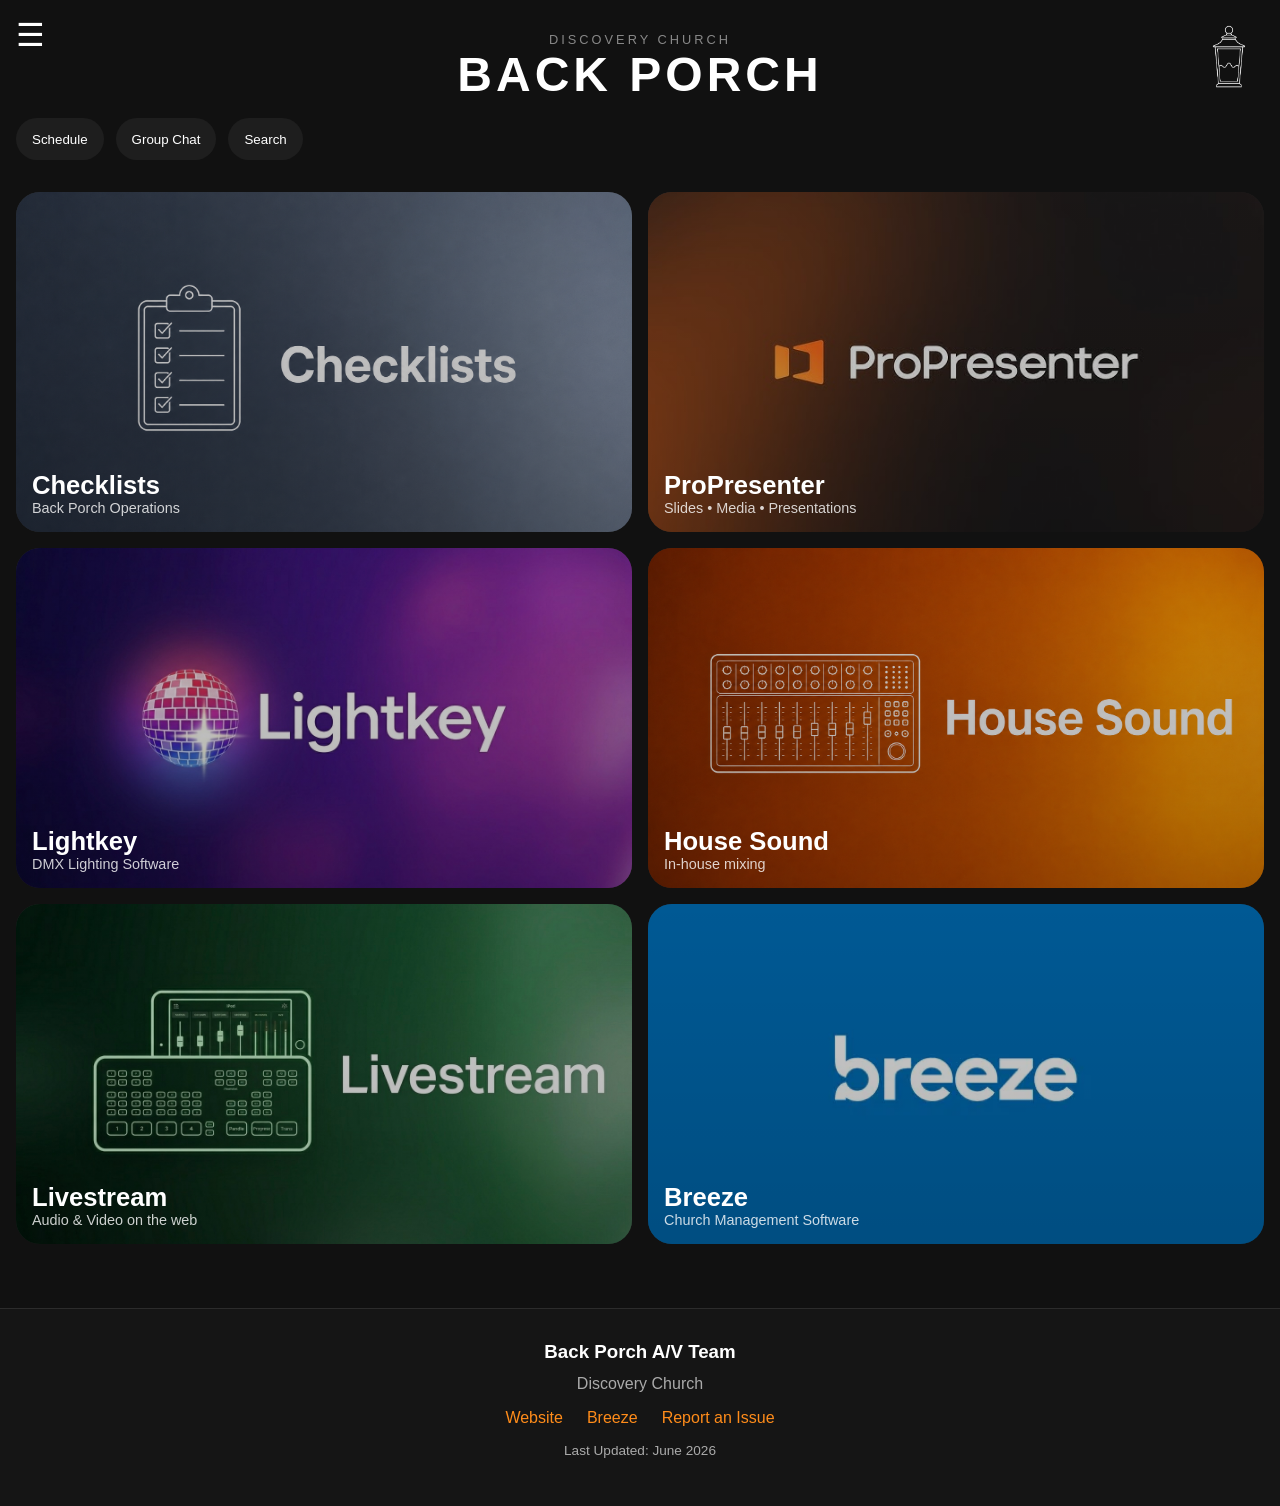
<file: index.html>
<!DOCTYPE html>
<html lang="en">
<head>
    <meta charset="UTF-8">
    <meta name="viewport" content="width=device-width, initial-scale=1.0">
    <title>Back Porch | Discovery Church</title>

    <link rel="stylesheet" href="style.css">
</head>
<body>

    <!-- Side Navigation -->
    <nav id="side-menu">
        <button id="close-menu">&times;</button>

        <h2>Navigation</h2>

        <a href="index.html">Home</a>
        <a href="pages/checklists.html">Checklists</a>
        <a href="pages/propresenter.html">ProPresenter</a>
        <a href="pages/lightkey.html">Lightkey</a>
        <a href="pages/housesound.html">House Sound</a>
        <a href="pages/livestream.html">Livestream</a>
        <a href="pages/breeze.html">Breeze</a>
    </nav>

    <div id="menu-overlay"></div>

    <!-- Header -->
    <header>
        <button id="menu-button">&#9776;</button>

        <!-- Logo -->
        <a href="index.html">
            
            <img src="images/lantern_logo-removebg-preview.png"
                alt="Back Porch Logo"
                class="logo">
        </a>

        <p class="church-name">DISCOVERY CHURCH</p>

        <h1>BACK PORCH</h1>
    </header>

<section class="quick-links-bar">

    <button class="quick-link-btn">
        Schedule
    </button>

    <button class="quick-link-btn">
        Group Chat
    </button>

    <button class="quick-link-btn">
        Search
    </button>

</section>

    <!-- Resource Cards -->
    <main class="card-container">

        <a href="pages/checklists.html"
        class="resource-card fade-in">

            <img
                src="images/banners/checklists.png"
                alt="Checklists"
                class="card-banner">

            <div class="card-overlay"></div>

            <div class="card-content">

                <div class="card-title">
                    Checklists
                </div>

                <div class="card-subtitle">
                    Back Porch Operations
                </div>

            </div>

        </a>

        <a href="pages/propresenter.html"
        class="resource-card fade-in">

            <img
                src="images/banners/propresenter.jpg"
                alt="ProPresenter"
                class="card-banner">

            <div class="card-overlay"></div>

            <div class="card-content">

                <div class="card-title">
                    ProPresenter
                </div>

                <div class="card-subtitle">
                    Slides • Media • Presentations
                </div>

            </div>

        </a>

        <a href="pages/lightkey.html"
        class="resource-card fade-in">

            <img
                src="images/banners/lightkey3.jpeg"
                alt="Lightkey"
                class="card-banner">

            <div class="card-overlay"></div>

            <div class="card-content">

                <div class="card-title">
                    Lightkey
                </div>

                <div class="card-subtitle">
                    DMX Lighting Software
                </div>

            </div>

        </a>

        <a href="pages/housesound.html"
        class="resource-card fade-in">

            <img
                src="images/banners/housesound.png"
                alt="House Sound"
                class="card-banner">

            <div class="card-overlay"></div>

            <div class="card-content">

                <div class="card-title">
                    House Sound
                </div>

                <div class="card-subtitle">
                    In-house mixing
                </div>

            </div>

        </a>

        <a href="pages/livestream.html"
        class="resource-card fade-in">

            <img
                src="images/banners/livestream2.jpeg"
                alt="LightKey"
                class="card-banner">

            <div class="card-overlay"></div>

            <div class="card-content">

                <div class="card-title">
                    Livestream
                </div>

                <div class="card-subtitle">
                    Audio & Video on the web
                </div>

            </div>

        </a>

        <a href="pages/breeze.html"
        class="resource-card fade-in">

            <img
                src="images/banners/breeze.png"
                alt="Breeze"
                class="card-banner">

            <div class="card-overlay"></div>

            <div class="card-content">

                <div class="card-title">
                    Breeze
                </div>

                <div class="card-subtitle">
                    Church Management Software
                </div>

            </div>

        </a>

    </main>

    <footer>

    <div class="footer-content">

        <h3>Back Porch A/V Team</h3>

        <p>
            Discovery Church
            <br>
        </p>

        <div class="footer-links">

            <a href="https://discoveryal.church/#main_menu"
               target="_blank"
               rel="noopener noreferrer">
                Website
            </a>

            <a href="https://discoverychurch777.breezechms.com/r/dashboard"
               target="_blank"
               rel="noopener noreferrer">
                Breeze
            </a>

            <a href="mailto:nehemiah.groder@icloud.com">
                Report an Issue
            </a>

        </div>

        <p class="footer-updated">
            Last Updated: June 2026
        </p>

    </div>

    </footer>

    <script src="script.js"></script>

</body>
</html>
</file>
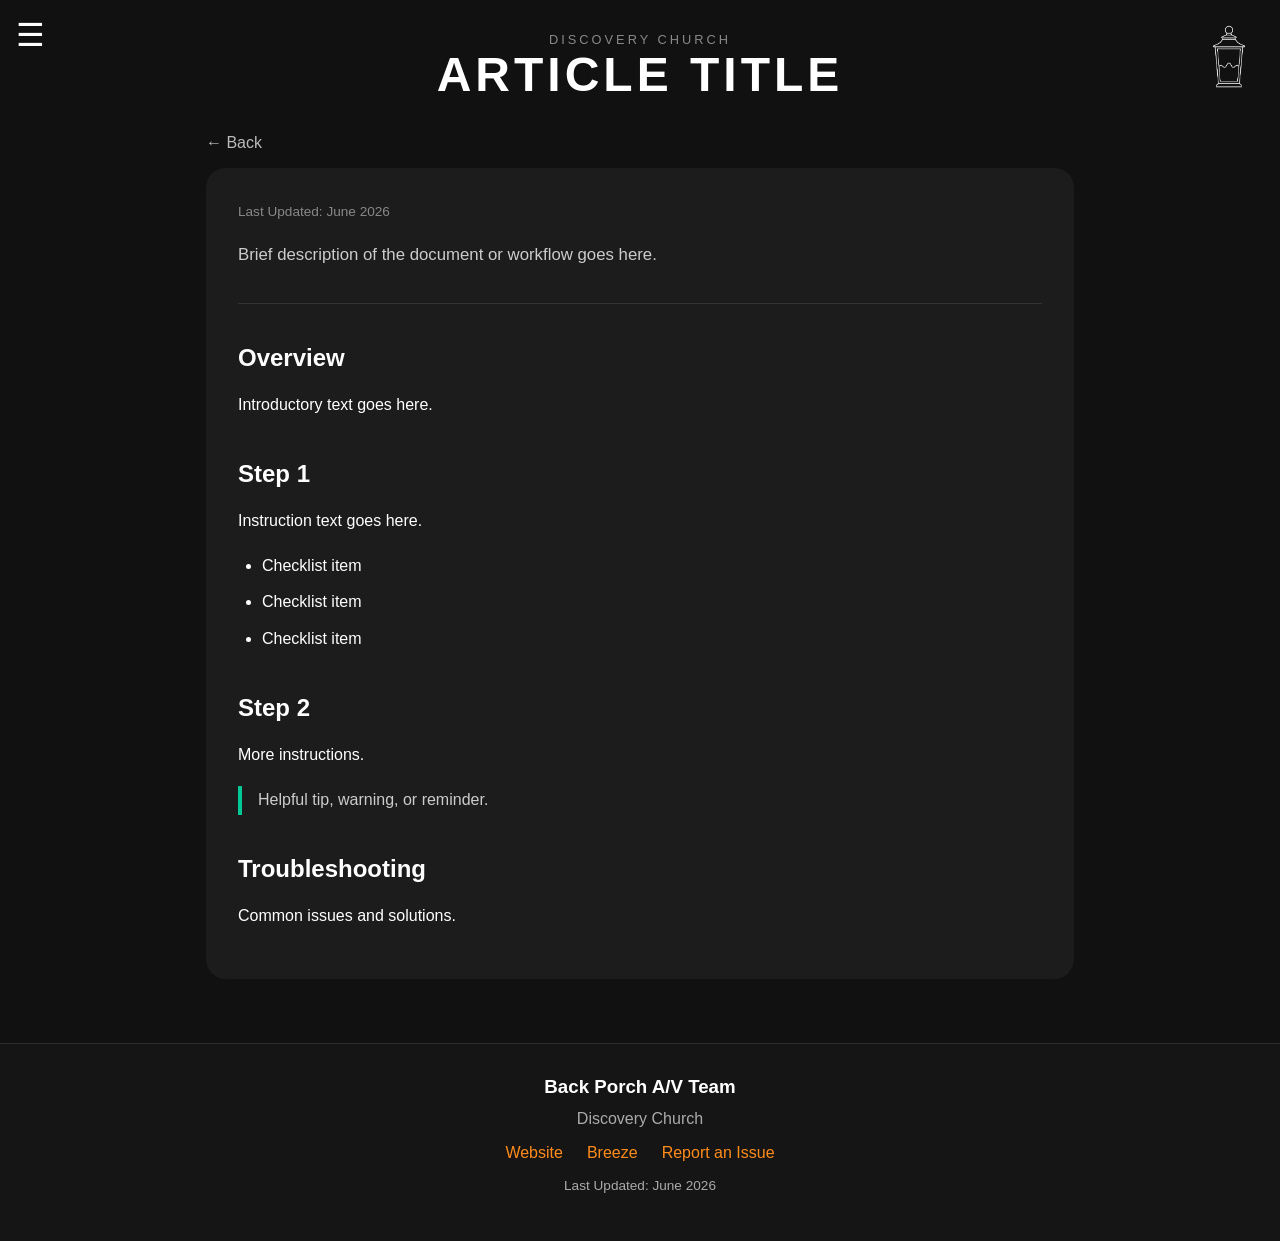
<file: articles/article_template.html>
<!DOCTYPE html>
<html lang="en">
<head>
    <meta charset="UTF-8">
    <meta name="viewport" content="width=device-width, initial-scale=1.0">
    <title>Article Title | Back Porch</title>

    <link rel="stylesheet" href="../style.css">
</head>
<body>

<header>

    <button id="menu-button">&#9776;</button>

    <img src="../images/lantern_logo-removebg-preview.png"
         alt="Back Porch Logo"
         class="logo">

    <p class="church-name">DISCOVERY CHURCH</p>

    <h1 class="page-title">
        ARTICLE TITLE
    </h1>

</header>

<nav id="side-menu">
    <button id="close-menu">&times;</button>

    <h2>Navigation</h2>

    <a href="../index.html">Home</a>
    <a href="../pages/checklists.html">Checklists</a>
    <a href="../pages/propresenter.html">ProPresenter</a>
    <a href="../pages/lightkey.html">Lightkey</a>
    <a href="../pages/housesound.html">House Sound</a>
    <a href="../pages/livestream.html">Livestream</a>
    <a href="../pages/breeze.html">Breeze</a>
</nav>

<div id="menu-overlay"></div>

<main class="content-page">

    <a href="../pages/propresenter.html"
       class="back-link">

        ← Back

    </a>

    <article class="article-card">

        <div class="article-meta">

            Last Updated:
            June 2026

        </div>

        <p class="article-intro">

            Brief description of the document
            or workflow goes here.

        </p>

        <hr>

        <h2>Overview</h2>

        <p>
            Introductory text goes here.
        </p>

        <h2>Step 1</h2>

        <p>
            Instruction text goes here.
        </p>

        <ul>
            <li>Checklist item</li>
            <li>Checklist item</li>
            <li>Checklist item</li>
        </ul>

        <h2>Step 2</h2>

        <p>
            More instructions.
        </p>

        <blockquote>
            Helpful tip, warning, or reminder.
        </blockquote>

        <h2>Troubleshooting</h2>

        <p>
            Common issues and solutions.
        </p>

    </article>

</main>

<footer>

    <div class="footer-content">

        <h3>Back Porch A/V Team</h3>

        <p>
            Discovery Church
            <br>
        </p>

        <div class="footer-links">

            <a href="https://discoveryal.church/#main_menu"
               target="_blank"
               rel="noopener noreferrer">
                Website
            </a>

            <a href="https://discoverychurch777.breezechms.com/r/dashboard"
               target="_blank"
               rel="noopener noreferrer">
                Breeze
            </a>

            <a href="mailto:nehemiah.groder@icloud.com">
                Report an Issue
            </a>

        </div>

        <p class="footer-updated">
            Last Updated: June 2026
        </p>

    </div>

</footer>

<script src="../script.js"></script>

</body>
</html>
</file>
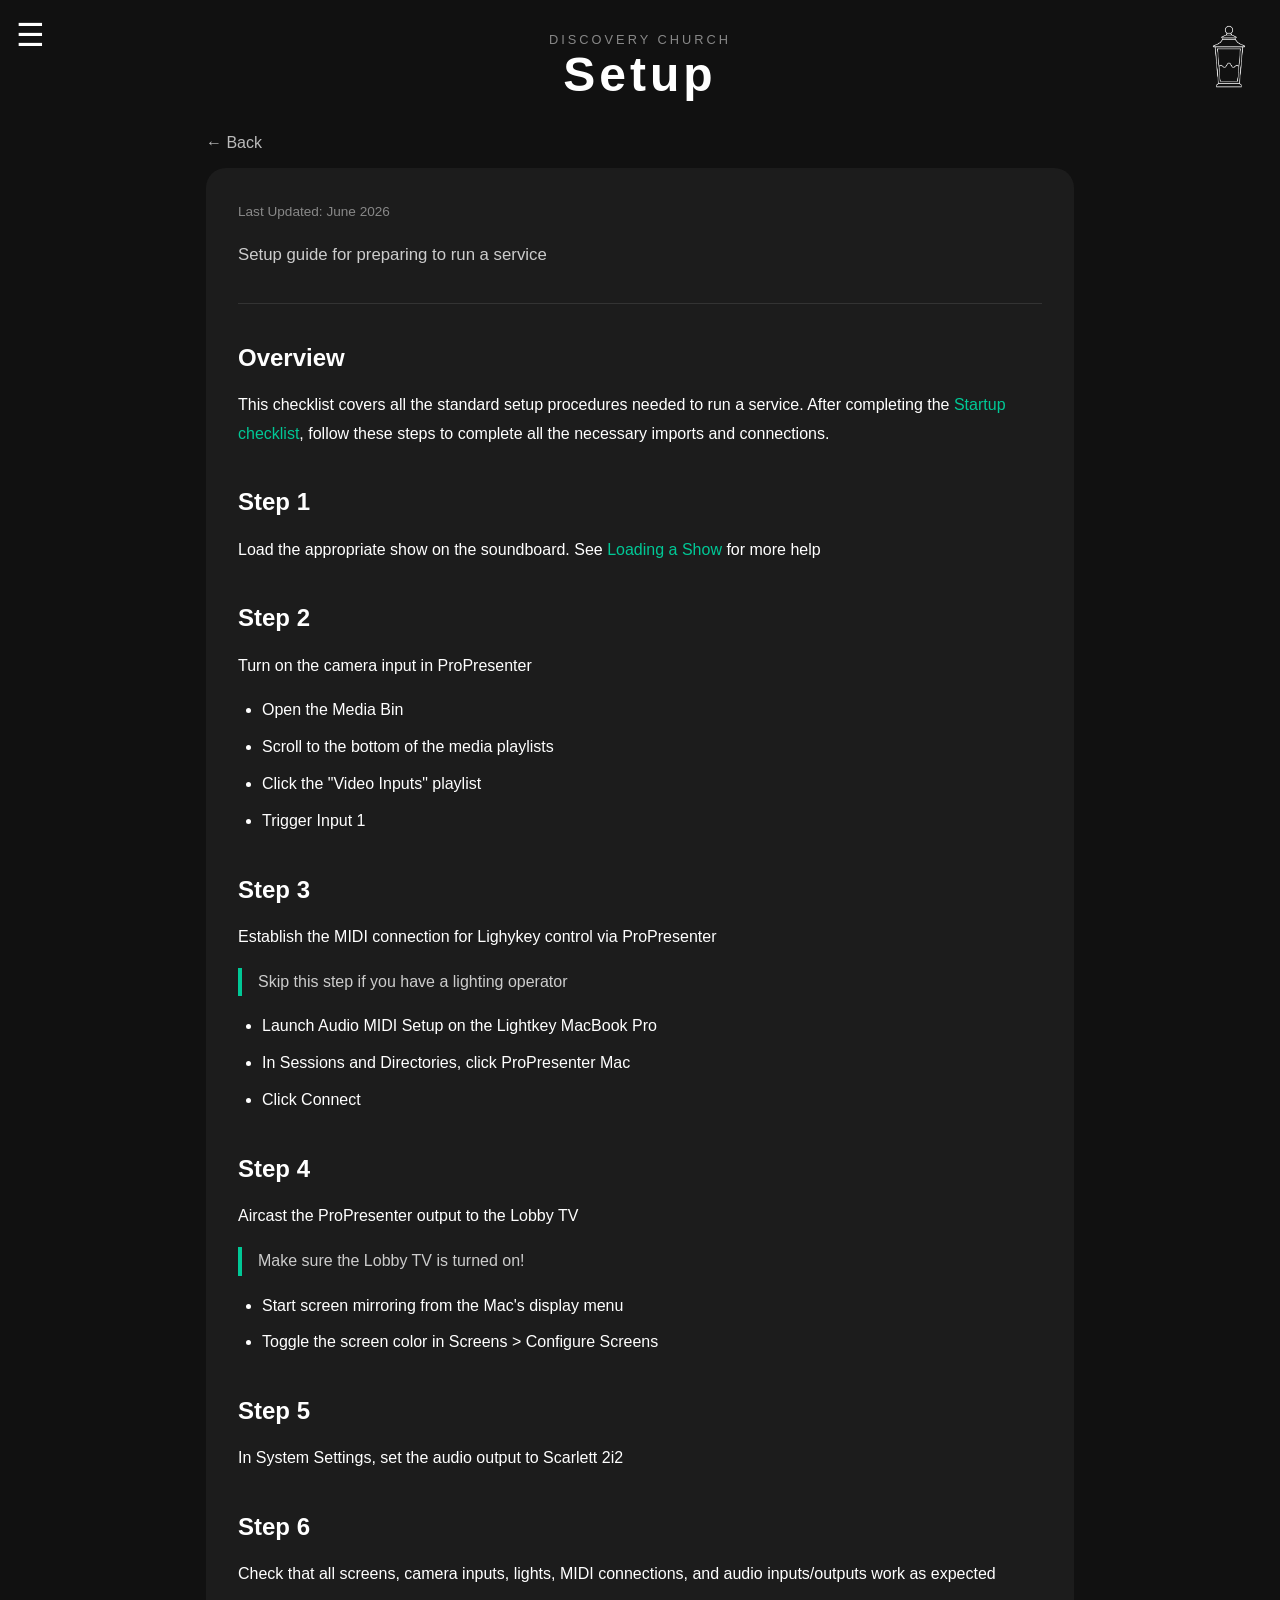
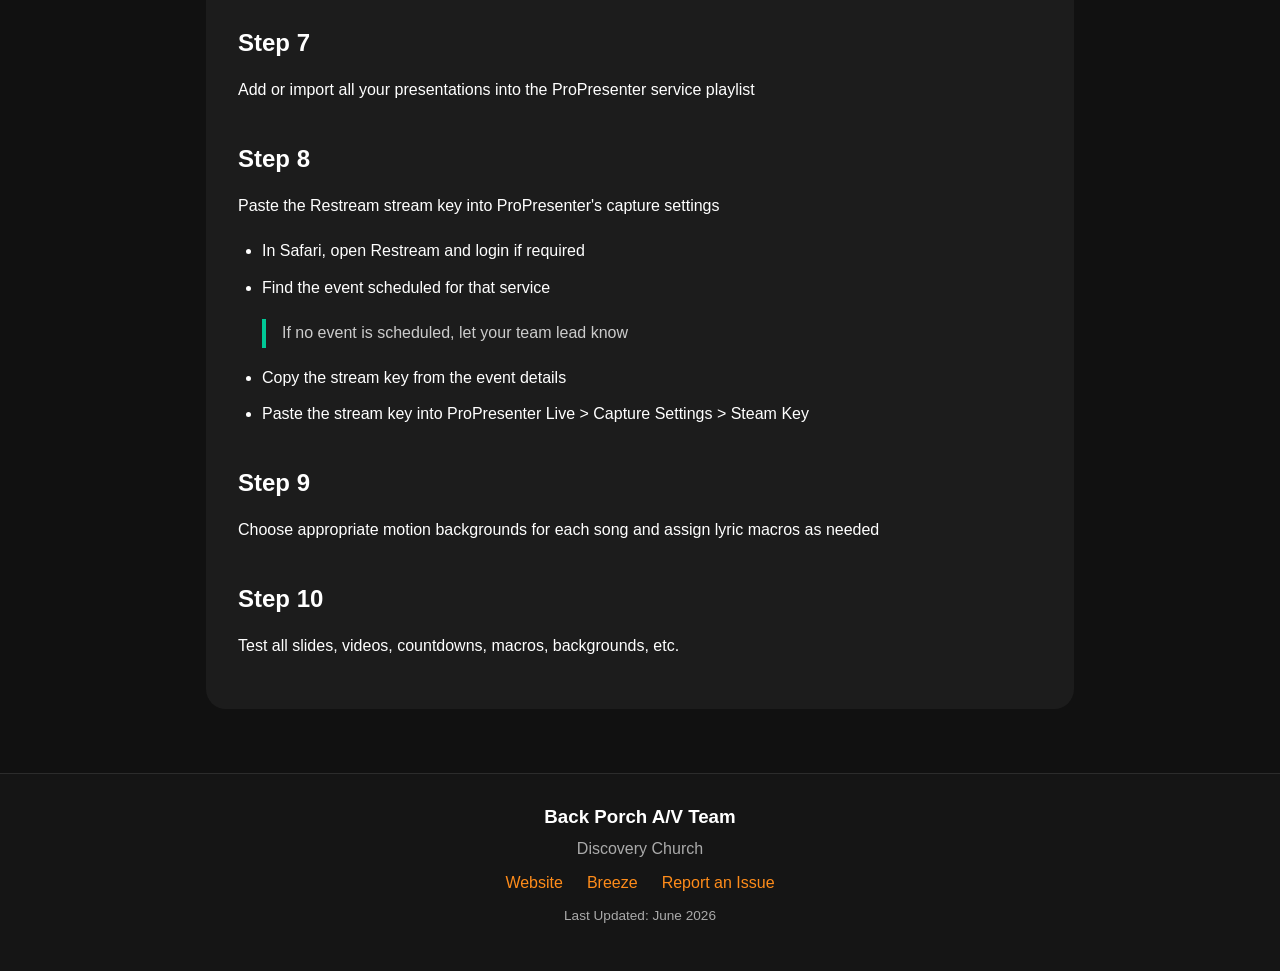
<file: articles/setup.html>
<!DOCTYPE html>
<html lang="en">
<head>
    <meta charset="UTF-8">
    <meta name="viewport" content="width=device-width, initial-scale=1.0">
    <title>Setup | Back Porch</title>

    <link rel="stylesheet" href="../style.css">
</head>
<body>

<header>

    <button id="menu-button">&#9776;</button>

    <a href="../index.html">

        <img src="../images/lantern_logo-removebg-preview.png"
            alt="Back Porch Logo"
            class="logo">

    </a>

    <p class="church-name">DISCOVERY CHURCH</p>

    <h1 class="page-title">
        Setup
    </h1>

</header>

<nav id="side-menu">
    <button id="close-menu">&times;</button>

    <h2>Navigation</h2>

    <a href="../index.html">Home</a>
    <a href="../pages/checklists.html">Checklists</a>
    <a href="../pages/propresenter.html">ProPresenter</a>
    <a href="../pages/lightkey.html">Lightkey</a>
    <a href="../pages/housesound.html">House Sound</a>
    <a href="../pages/livestream.html">Livestream</a>
    <a href="../pages/breeze.html">Breeze</a>
</nav>

<div id="menu-overlay"></div>

<main class="content-page">

    <a href="../pages/checklists.html"
       class="back-link">

        ← Back

    </a>

    <article class="article-card">

        <div class="article-meta">

            Last Updated:
            June 2026

        </div>

        <p class="article-intro">

            Setup guide for preparing to run a service

        </p>

        <hr>

        <h2>Overview</h2>

        <p>
            This checklist covers all the standard setup procedures needed to run a service. After completing the <a href="startup.html" target="_blank" rel="noopener noreferrer">Startup checklist</a>, follow these steps to complete all the necessary imports and connections.
        </p>

        <h2>Step 1</h2>

        <p>
            Load the appropriate show on the soundboard. See <a href="soundboard_show.html" target="_blank" rel="noopener noreferrer">Loading a Show</a> for more help
        </p>

        <h2>Step 2</h2>

        <p>
            Turn on the camera input in ProPresenter
        </p>

        <ul>
            <li>Open the Media Bin</li>
            <li>Scroll to the bottom of the media playlists</li>
            <li>Click the "Video Inputs" playlist</li>
            <li>Trigger Input 1</li>
        </ul>

        <h2>Step 3</h2>

        <p>
            Establish the MIDI connection for Lighykey control via ProPresenter
        </p>

        <blockquote>
            Skip this step if you have a lighting operator
        </blockquote>
        
        <ul>
            <li>Launch Audio MIDI Setup on the Lightkey MacBook Pro</li>
            <li>In Sessions and Directories, click ProPresenter Mac</li>
            <li>Click Connect</li>
        </ul>

        <h2>Step 4</h2>

        <p>Aircast the ProPresenter output to the Lobby TV</p>

        <blockquote>Make sure the Lobby TV is turned on!</blockquote>

        <ul>
            <li>Start screen mirroring from the Mac's display menu</li>
            <li>Toggle the screen color in Screens > Configure Screens</li>
        </ul>

        <h2>Step 5</h2>

        <p>In System Settings, set the audio output to Scarlett 2i2</p>

        <h2>Step 6</h2>

        <p> Check that all screens, camera inputs, lights, MIDI connections, and audio inputs/outputs work as expected</p>

        <h2>Step 7</h2>

        <p>Add or import all your presentations into the ProPresenter service playlist</p>

        <h2>Step 8</h2>

        <p>Paste the Restream stream key into ProPresenter's capture settings</p>

        <ul>
            <li>In Safari, open Restream and login if required</li>
            <li>Find the event scheduled for that service</li>

            <blockquote>If no event is scheduled, let your team lead know</blockquote>

            <li>Copy the stream key from the event details</li>
            <li>Paste the stream key into ProPresenter Live > Capture Settings > Steam Key</li>
        </ul>

        <h2>Step 9</h2>

        <p>Choose appropriate motion backgrounds for each song and assign lyric macros as needed</p>

        <h2>Step 10</h2>

        <p>Test all slides, videos, countdowns, macros, backgrounds, etc.</p>

    </article>

</main>

<footer>

    <div class="footer-content">

        <h3>Back Porch A/V Team</h3>

        <p>
            Discovery Church
            <br>
        </p>

        <div class="footer-links">

            <a href="https://discoveryal.church/#main_menu"
               target="_blank"
               rel="noopener noreferrer">
                Website
            </a>

            <a href="https://discoverychurch777.breezechms.com/r/dashboard"
               target="_blank"
               rel="noopener noreferrer">
                Breeze
            </a>

            <a href="mailto:nehemiah.groder@icloud.com">
                Report an Issue
            </a>

        </div>

        <p class="footer-updated">
            Last Updated: June 2026
        </p>

    </div>

</footer>

<script src="../script.js"></script>

</body>
</html>
</file>
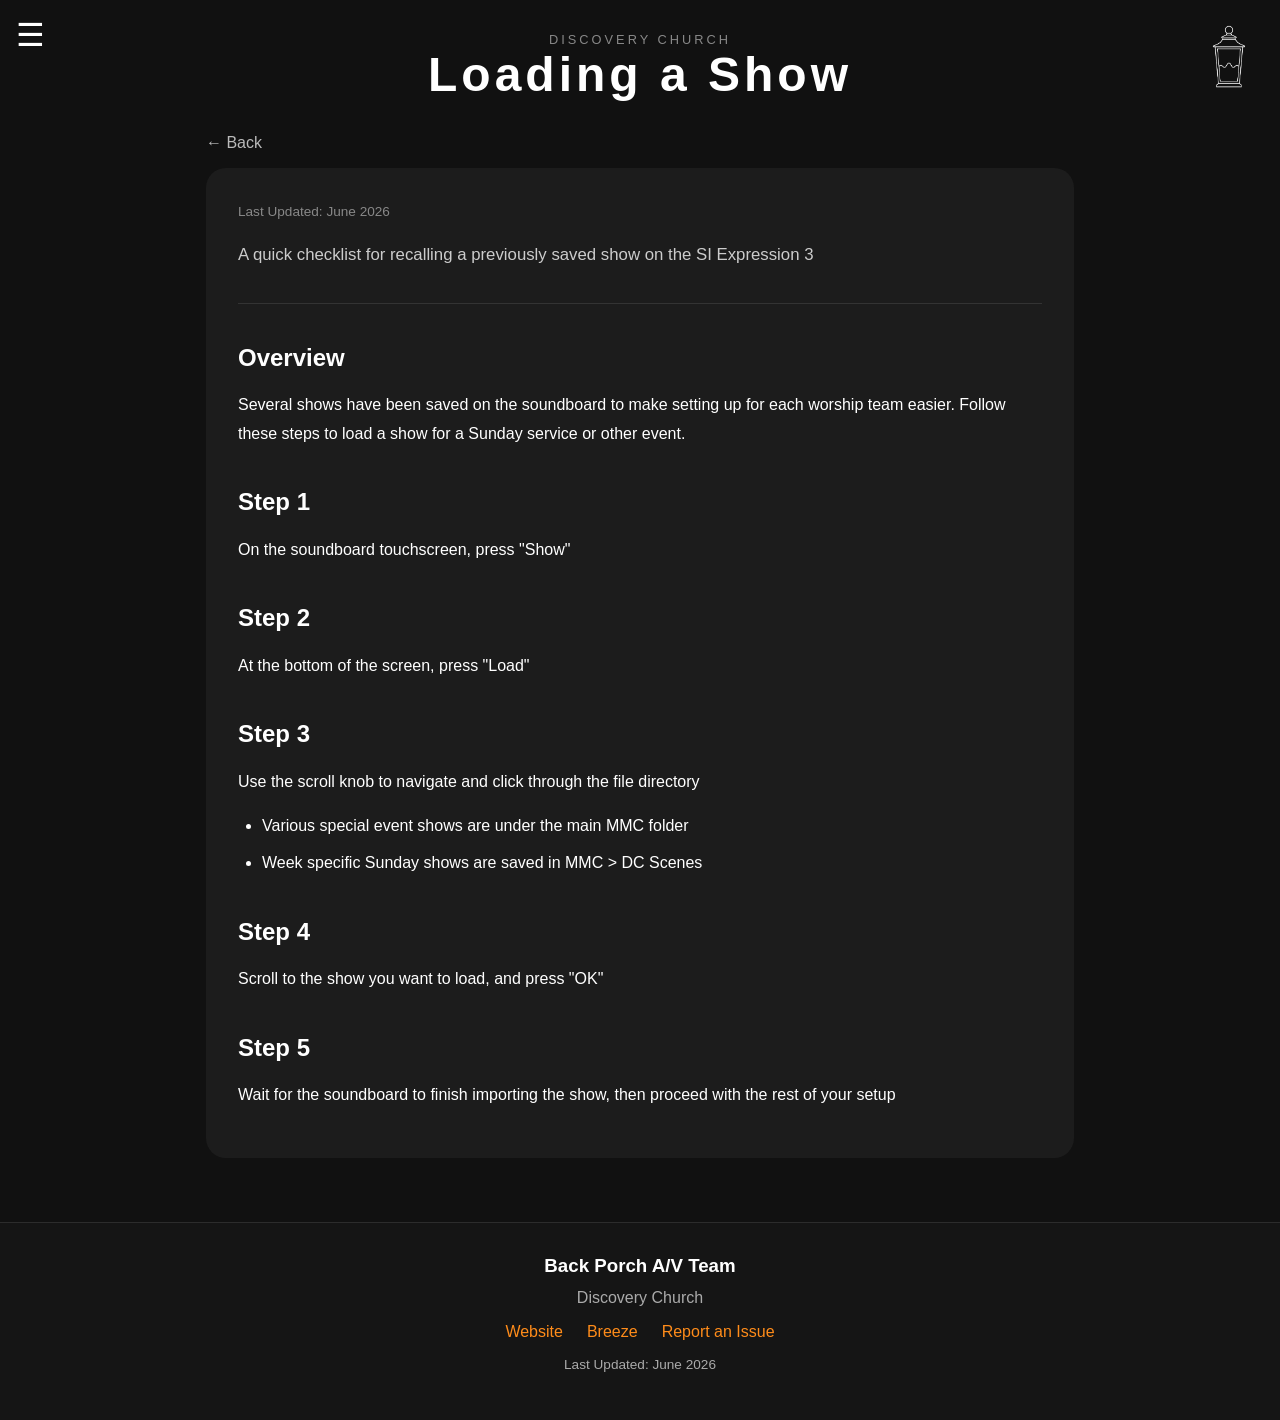
<file: articles/soundboard_show.html>
<!DOCTYPE html>
<html lang="en">
<head>
    <meta charset="UTF-8">
    <meta name="viewport" content="width=device-width, initial-scale=1.0">
    <title>Loading a Show | Back Porch</title>

    <link rel="stylesheet" href="../style.css">
</head>
<body>

<header>

    <button id="menu-button">&#9776;</button>

    <a href="../index.html">

        <img src="../images/lantern_logo-removebg-preview.png"
            alt="Back Porch Logo"
            class="logo">

    </a>

    <p class="church-name">DISCOVERY CHURCH</p>

    <h1 class="page-title">
        Loading a Show
    </h1>

</header>

<nav id="side-menu">
    <button id="close-menu">&times;</button>

    <h2>Navigation</h2>

    <a href="../index.html">Home</a>
    <a href="../pages/checklists.html">Checklists</a>
    <a href="../pages/propresenter.html">ProPresenter</a>
    <a href="../pages/lightkey.html">Lightkey</a>
    <a href="../pages/housesound.html">House Sound</a>
    <a href="../pages/livestream.html">Livestream</a>
    <a href="../pages/breeze.html">Breeze</a>
</nav>

<div id="menu-overlay"></div>

<main class="content-page">

    <a href="../pages/housesound.html"
       class="back-link">

        ← Back

    </a>

    <article class="article-card">

        <div class="article-meta">

            Last Updated:
            June 2026

        </div>

        <p class="article-intro">

            A quick checklist for recalling a previously saved show on the SI Expression 3

        </p>

        <hr>

        <h2>Overview</h2>

        <p>
            Several shows have been saved on the soundboard to make setting up for each worship team easier. Follow these steps to load a show for a Sunday service or other event.
        </p>

        <h2>Step 1</h2>

        <p>On the soundboard touchscreen, press "Show"</p>

        <h2>Step 2</h2>

        <p>At the bottom of the screen, press "Load"</p>

        <h2>Step 3</h2>

        <p>Use the scroll knob to navigate and click through the file directory</p>

        <ul>
            <li>Various special event shows are under the main MMC folder</li>
            <li>Week specific Sunday shows are saved in MMC > DC Scenes</li>
        </ul>

        <h2>Step 4</h2>

        <p>Scroll to the show you want to load, and press "OK"</p>

        <h2>Step 5</h2>

        <p>Wait for the soundboard to finish importing the show, then proceed with the rest of your setup</p>



    </article>

</main>

<footer>

    <div class="footer-content">

        <h3>Back Porch A/V Team</h3>

        <p>
            Discovery Church
            <br>
        </p>

        <div class="footer-links">

            <a href="https://discoveryal.church/#main_menu"
               target="_blank"
               rel="noopener noreferrer">
                Website
            </a>

            <a href="https://discoverychurch777.breezechms.com/r/dashboard"
               target="_blank"
               rel="noopener noreferrer">
                Breeze
            </a>

            <a href="mailto:nehemiah.groder@icloud.com">
                Report an Issue
            </a>

        </div>

        <p class="footer-updated">
            Last Updated: June 2026
        </p>

    </div>

</footer>

<script src="../script.js"></script>

</body>
</html>
</file>
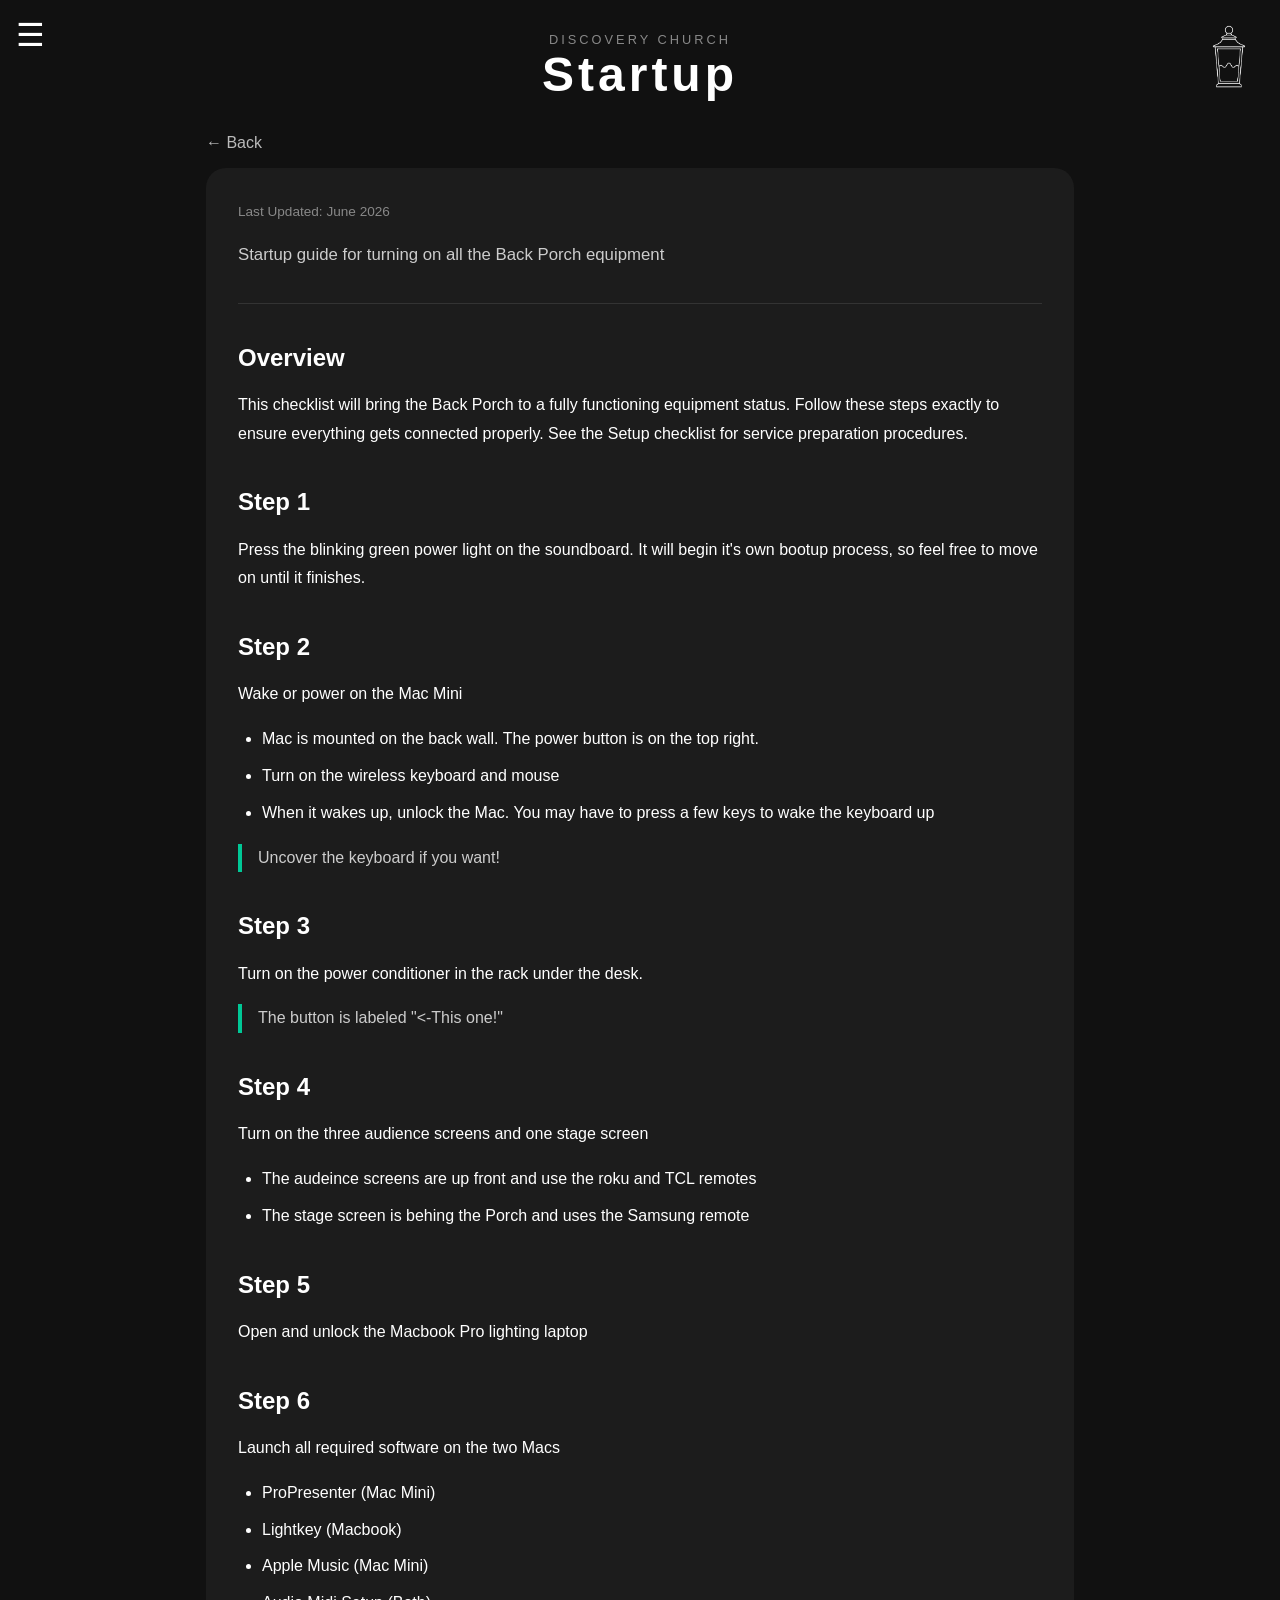
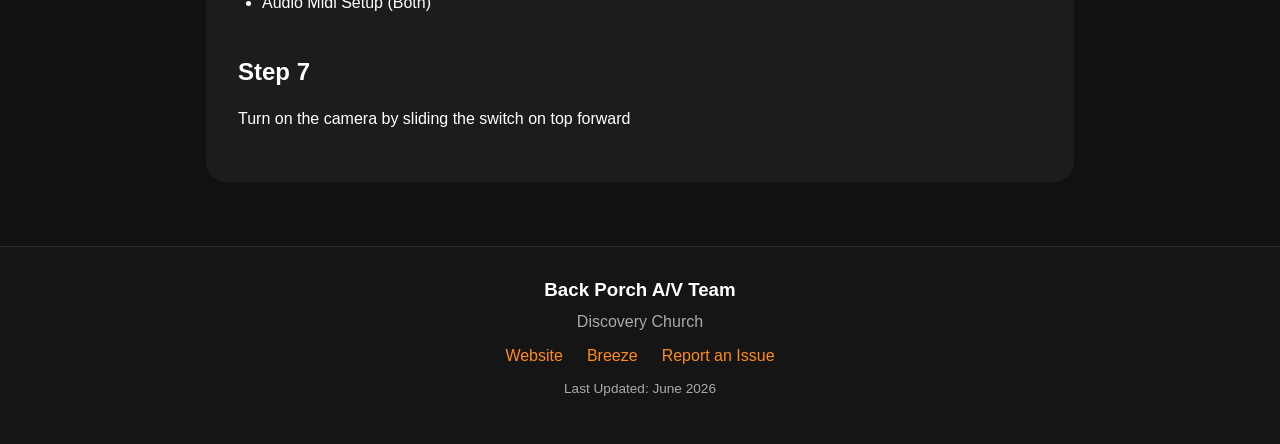
<file: articles/startup.html>
<!DOCTYPE html>
<html lang="en">
<head>
    <meta charset="UTF-8">
    <meta name="viewport" content="width=device-width, initial-scale=1.0">
    <title>Startup | Back Porch</title>

    <link rel="stylesheet" href="../style.css">
</head>
<body>

<header>

    <button id="menu-button">&#9776;</button>

    <a href="../index.html">

        <img src="../images/lantern_logo-removebg-preview.png"
            alt="Back Porch Logo"
            class="logo">

    </a>

    <p class="church-name">DISCOVERY CHURCH</p>

    <h1 class="page-title">
        Startup
    </h1>

</header>

<nav id="side-menu">
    <button id="close-menu">&times;</button>

    <h2>Navigation</h2>

    <a href="../index.html">Home</a>
    <a href="../pages/checklists.html">Checklists</a>
    <a href="../pages/propresenter.html">ProPresenter</a>
    <a href="../pages/lightkey.html">Lightkey</a>
    <a href="../pages/housesound.html">House Sound</a>
    <a href="../pages/livestream.html">Livestream</a>
    <a href="../pages/breeze.html">Breeze</a>
</nav>

<div id="menu-overlay"></div>

<main class="content-page">

    <a href="../pages/checklists.html"
       class="back-link">

        ← Back

    </a>

    <article class="article-card">

        <div class="article-meta">

            Last Updated:
            June 2026

        </div>

        <p class="article-intro">

            Startup guide for turning on all the Back Porch equipment

        </p>

        <hr>

        <h2>Overview</h2>

        <p>
            This checklist will bring the Back Porch to a fully functioning equipment status.
            Follow these steps exactly to ensure everything gets connected properly.
            See the Setup checklist for service preparation procedures.
        </p>

        <h2>Step 1</h2>

        <p>
            Press the blinking green power light on the soundboard. It will begin it's own bootup process, so feel free to move on until it finishes.
        </p>

        <h2>Step 2</h2>

        <p>
            Wake or power on the Mac Mini
        </p>

        <ul>
            <li>Mac is mounted on the back wall. The power button is on the top right.</li>
            <li>Turn on the wireless keyboard and mouse</li>
            <li>When it wakes up, unlock the Mac. You may have to press a few keys to wake the keyboard up</li>
        </ul>

        <blockquote>
            Uncover the keyboard if you want!
        </blockquote>

        <h2>Step 3</h2>

        <p>
            Turn on the power conditioner in the rack under the desk.
        </p>

        <blockquote>
            The button is labeled "<-This one!"
        </blockquote>

        <h2>Step 4</h2>

        <p>
            Turn on the three audience screens and one stage screen
        </p>

        <ul>
            <li>The audeince screens are up front and use the roku and TCL remotes</li>
            <li>The stage screen is behing the Porch and uses the Samsung remote</li>
        </ul>

        <h2>Step 5</h2>

        <p>
            Open and unlock the Macbook Pro lighting laptop
        </p>

        <h2>Step 6</h2>

        <p>Launch all required software on the two Macs</p>

        <ul>
            <li>ProPresenter (Mac Mini)</li>
            <li>Lightkey (Macbook)</li>
            <li>Apple Music (Mac Mini)</li>
            <li>Audio Midi Setup (Both)</li>
        </ul>

        <h2>Step 7</h2>

        <p>Turn on the camera by sliding the switch on top forward</p>

    </article>

</main>

<footer>

    <div class="footer-content">

        <h3>Back Porch A/V Team</h3>

        <p>
            Discovery Church
            <br>
        </p>

        <div class="footer-links">

            <a href="https://discoveryal.church/#main_menu"
               target="_blank"
               rel="noopener noreferrer">
                Website
            </a>

            <a href="https://discoverychurch777.breezechms.com/r/dashboard"
               target="_blank"
               rel="noopener noreferrer">
                Breeze
            </a>

            <a href="mailto:nehemiah.groder@icloud.com">
                Report an Issue
            </a>

        </div>

        <p class="footer-updated">
            Last Updated: June 2026
        </p>

    </div>

</footer>

<script src="../script.js"></script>

</body>
</html>
</file>
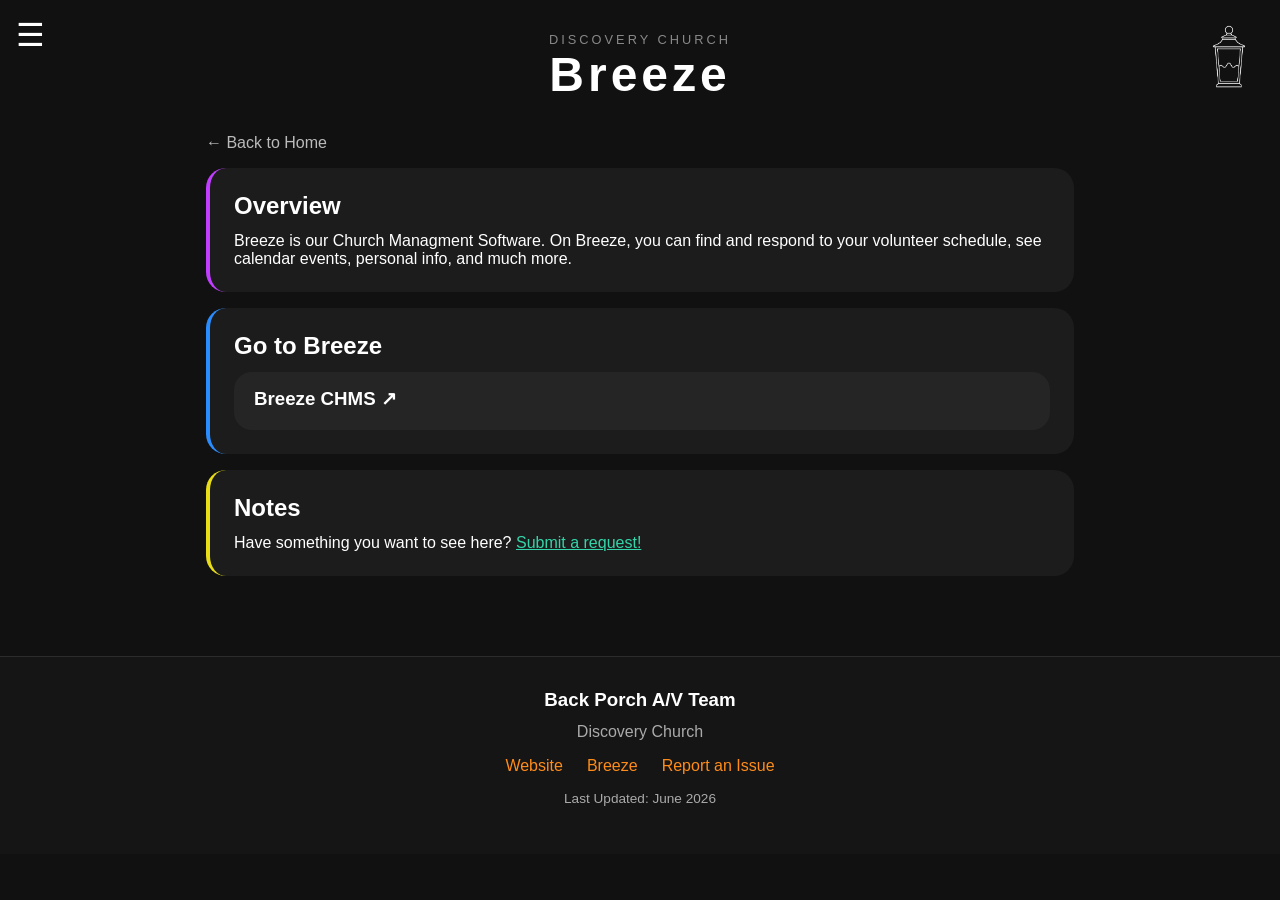
<file: pages/breeze.html>
<!DOCTYPE html>
<html lang="en">
<head>
    <meta charset="UTF-8">
    <meta name="viewport" content="width=device-width, initial-scale=1.0">
    <title>Breeze | Back Porch</title>

    <link rel="stylesheet" href="../style.css">
</head>
<body>

<header>

    <button id="menu-button">&#9776;</button>

    <a href="../index.html">

        <img src="../images/lantern_logo-removebg-preview.png"
            alt="Back Porch Logo"
            class="logo">

    </a>

    <p class="church-name">DISCOVERY CHURCH</p>

    <h1 class="page-title">Breeze</h1>

</header>

<nav id="side-menu">
    <button id="close-menu">&times;</button>

    <h2>Navigation</h2>

    <a href="../index.html">Home</a>
    <a href="checklists.html">Checklists</a>
    <a href="propresenter.html">ProPresenter</a>
    <a href="lightkey.html">Lightkey</a>
    <a href="housesound.html">House Sound</a>
    <a href="livestream.html">Livestream</a>
    <a href="breeze.html">Breeze</a>
</nav>

<div id="menu-overlay"></div>

<main class="content-page">

    <a href="../index.html" class="back-link">
        ← Back to Home
    </a>

    <section class="content-card overview">

        <h2>Overview</h2>

        <p>
            Breeze is our Church Managment Software. On Breeze, you can find and respond to your volunteer schedule, see calendar events, personal info, and much more.
        </p>

    </section>

    <section class="content-card links">

        <h2>Go to Breeze</h2>

        <div class="resource-grid">

            <a href="https://discoverychurch777.breezechms.com/r/dashboard"
            target="_blank"
            rel="noopener noreferrer"
            class="resource-link">

                <h3>Breeze CHMS ↗</h3>
                <!-- <p>Subtitle</p> -->

            </a>

        </div>

    </section>

    <!-- <details class="accordion links">

        <summary>
            Quick Links
        </summary> -->

        <!-- <div class="accordion-content">

            <div class="resource-grid">

                <a href="#"
                class="resource-link">

                    <h3>Title</h3>
                    <p>Subtitle</p>

                </a>

                <a href="#"
                class="resource-link">

                    <h3>Title</h3>
                    <p>Subtitle</p>

                </a>

            </div>

        </div>

    </details>

    <details class="accordion resources">

        <summary>
            Resources
        </summary>

        <div class="accordion-content">

            <div class="resource-grid">

                <a class="resource-link">

                    <h3>Article</h3>
                    <p>html link</p>

                </a>

                <a href="#"
                class="resource-link">

                    <h3>Title</h3>
                    <p>Subtitle</p>

                </a>

            </div>
        
        </div>
    
    </details>

    </section>

    <section class="content-card notes">

        <h2>Notes</h2>

        <p>
            Additional information can live here.
        </p>

    </section> -->

    <section class="content-card notes">

        <h2>Notes</h2>

        <p>
            Have something you want to see here? <a href="mailto:nehemiah.groder@icloud.com">Submit a request!</a>
        </p>

    </section>

</main>

<footer>

    <div class="footer-content">

        <h3>Back Porch A/V Team</h3>

        <p>
            Discovery Church
            <br>
        </p>

        <div class="footer-links">

            <a href="https://discoveryal.church/#main_menu"
               target="_blank"
               rel="noopener noreferrer">
                Website
            </a>

            <a href="https://discoverychurch777.breezechms.com/r/dashboard"
               target="_blank"
               rel="noopener noreferrer">
                Breeze
            </a>

            <a href="mailto:nehemiah.groder@icloud.com">
                Report an Issue
            </a>

        </div>

        <p class="footer-updated">
            Last Updated: June 2026
        </p>

    </div>

</footer>

<script src="../script.js"></script>

</body>
</html>
</file>
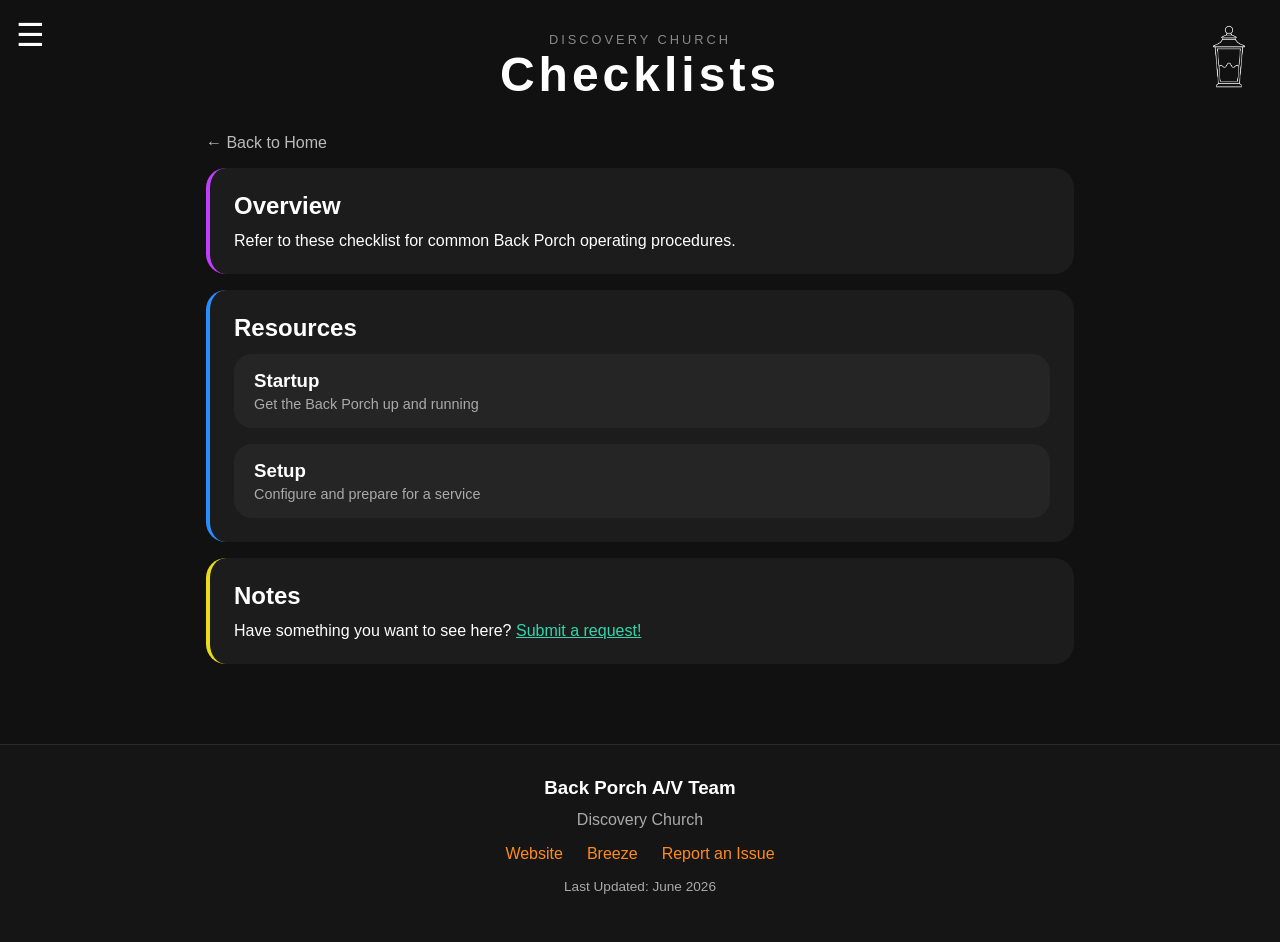
<file: pages/checklists.html>
<!DOCTYPE html>
<html lang="en">
<head>
    <meta charset="UTF-8">
    <meta name="viewport" content="width=device-width, initial-scale=1.0">
    <title>Checklists | Back Porch</title>

    <link rel="stylesheet" href="../style.css">
</head>
<body>

<header>

    <button id="menu-button">&#9776;</button>
    
    <a href="../index.html">

        <img src="../images/lantern_logo-removebg-preview.png"
            alt="Back Porch Logo"
            class="logo">

    </a>

    <p class="church-name">DISCOVERY CHURCH</p>

    <h1 class="page-title">Checklists</h1>

</header>

<nav id="side-menu">
    <button id="close-menu">&times;</button>

    <h2>Navigation</h2>

    <a href="../index.html">Home</a>
    <a href="checklists.html">Checklists</a>
    <a href="propresenter.html">ProPresenter</a>
    <a href="lightkey.html">Lightkey</a>
    <a href="housesound.html">House Sound</a>
    <a href="livestream.html">Livestream</a>
    <a href="breeze.html">Breeze</a>
</nav>

<div id="menu-overlay"></div>

<main class="content-page">

    <a href="../index.html" class="back-link">
        ← Back to Home
    </a>

    <section class="content-card overview">

        <h2>Overview</h2>

        <p>
            Refer to these checklist for common Back Porch operating procedures.
        </p>

    </section>

    <section class="content-card links">

        <h2>Resources</h2>

        <div class="resource-grid">

            <a href="../articles/startup.html"
            class="resource-link">

                <h3>Startup</h3>
                <p>Get the Back Porch up and running</p>

            </a>

            <a href="../articles/setup.html"
            class="resource-link">

                <h3>Setup</h3>
                <p>Configure and prepare for a service</p>

            </a>

        </div>

    </section>

    <section class="content-card notes">

        <h2>Notes</h2>

        <p>
            Have something you want to see here? <a href="mailto:nehemiah.groder@icloud.com">Submit a request!</a>
        </p>

    </section>

</main>

<footer>

    <div class="footer-content">

        <h3>Back Porch A/V Team</h3>

        <p>
            Discovery Church
            <br>
        </p>

        <div class="footer-links">

            <a href="https://discoveryal.church/#main_menu"
               target="_blank"
               rel="noopener noreferrer">
                Website
            </a>

            <a href="https://discoverychurch777.breezechms.com/r/dashboard"
               target="_blank"
               rel="noopener noreferrer">
                Breeze
            </a>

            <a href="mailto:nehemiah.groder@icloud.com">
                Report an Issue
            </a>

        </div>

        <p class="footer-updated">
            Last Updated: June 2026
        </p>

    </div>

</footer>

<script src="../script.js"></script>

</body>
</html>
</file>
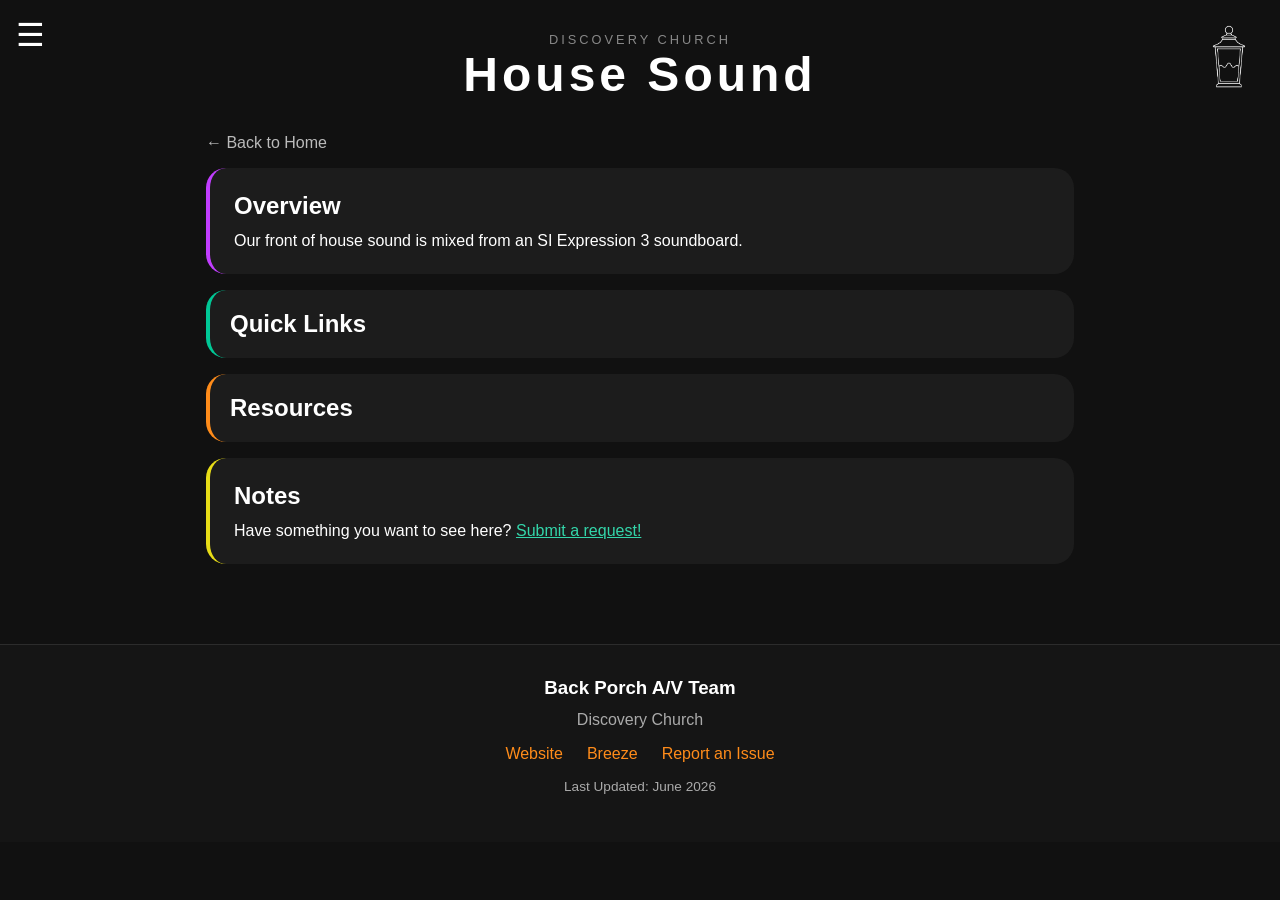
<file: pages/housesound.html>
<!DOCTYPE html>
<html lang="en">
<head>
    <meta charset="UTF-8">
    <meta name="viewport" content="width=device-width, initial-scale=1.0">
    <title>House Sound | Back Porch</title>

    <link rel="stylesheet" href="../style.css">
</head>
<body>

<header>

    <button id="menu-button">&#9776;</button>

    <a href="../index.html">

        <img src="../images/lantern_logo-removebg-preview.png"
            alt="Back Porch Logo"
            class="logo">

    </a>

    <p class="church-name">DISCOVERY CHURCH</p>

    <h1 class="page-title">House Sound</h1>

</header>

<nav id="side-menu">
    <button id="close-menu">&times;</button>

    <h2>Navigation</h2>

    <a href="../index.html">Home</a>
    <a href="checklists.html">Checklists</a>
    <a href="propresenter.html">ProPresenter</a>
    <a href="lightkey.html">Lightkey</a>
    <a href="housesound.html">House Sound</a>
    <a href="livestream.html">Livestream</a>
    <a href="breeze.html">Breeze</a>
</nav>

<div id="menu-overlay"></div>

<main class="content-page">

    <a href="../index.html" class="back-link">
        ← Back to Home
    </a>

    <section class="content-card overview">

        <h2>Overview</h2>

        <p>
            Our front of house sound is mixed from an SI Expression 3 soundboard.
        </p>

    </section>

    <details class="accordion links">

        <summary>
            Quick Links
        </summary>

        <div class="accordion-content">

            <div class="resource-grid">

                <a href="../articles/soundboard_show.html"
                class="resource-link">

                    <h3>Loading a Show</h3>
                    <p>Recall a saved show on the soundboard</p>

                </a>

                <!-- <a href="#"
                class="resource-link">

                    <h3>Title</h3>
                    <p>Subtitle</p>

                </a> -->

            </div>

        </div>

    </details>

    <details class="accordion resources">

        <summary>
            Resources
        </summary>

        <div class="accordion-content">

            <div class="resource-grid">

                <!-- <a href="../articles/article_template.html"
                class="resource-link">

                    <h3>Article</h3>
                    <p>html link</p>

                </a> -->

                <a href="https://adn.harmanpro.com/product_documents/documents/4297_1594831981/SiExpression-UserGuide-2.09-screen_original.pdf"
                target="_blank"
                rel="noopener noreferrer"
                class="resource-link">

                    <h3>User Manual ↗</h3>
                    <p>SI Expression 3</p>

                </a>

            </div>
        
        </div>
    
    </details>

    </section>

    <section class="content-card notes">

        <h2>Notes</h2>

        <p>
            Have something you want to see here? <a href="mailto:nehemiah.groder@icloud.com">Submit a request!</a>
        </p>

    </section>

</main>

<footer>

    <div class="footer-content">

        <h3>Back Porch A/V Team</h3>

        <p>
            Discovery Church
            <br>
        </p>

        <div class="footer-links">

            <a href="https://discoveryal.church/#main_menu"
               target="_blank"
               rel="noopener noreferrer">
                Website
            </a>

            <a href="https://discoverychurch777.breezechms.com/r/dashboard"
               target="_blank"
               rel="noopener noreferrer">
                Breeze
            </a>

            <a href="mailto:nehemiah.groder@icloud.com">
                Report an Issue
            </a>

        </div>

        <p class="footer-updated">
            Last Updated: June 2026
        </p>

    </div>

</footer>

<script src="../script.js"></script>

</body>
</html>
</file>
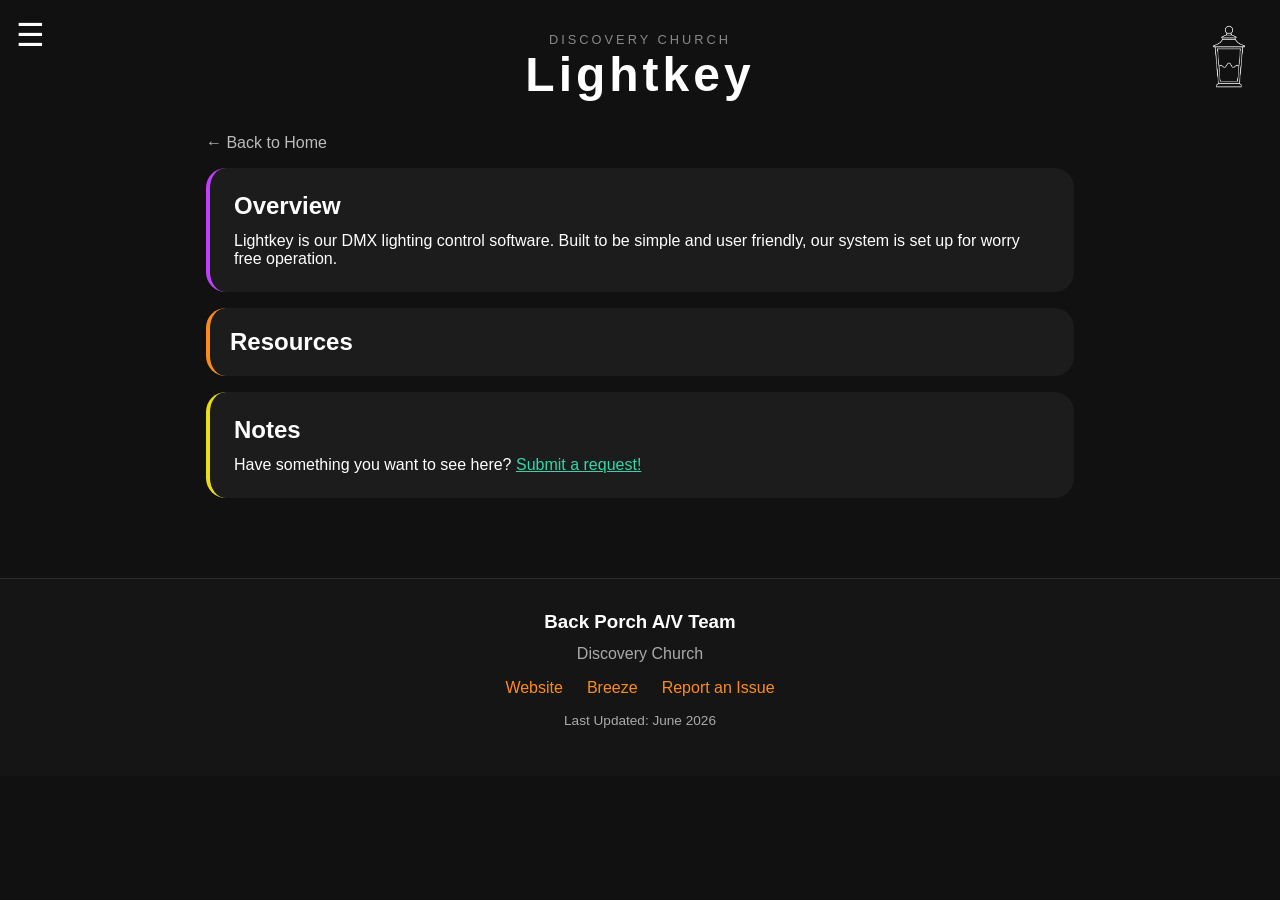
<file: pages/lightkey.html>
<!DOCTYPE html>
<html lang="en">
<head>
    <meta charset="UTF-8">
    <meta name="viewport" content="width=device-width, initial-scale=1.0">
    <title>Lightkey | Back Porch</title>

    <link rel="stylesheet" href="../style.css">
</head>
<body>

<header>

    <button id="menu-button">&#9776;</button>

    <a href="../index.html">

        <img src="../images/lantern_logo-removebg-preview.png"
            alt="Back Porch Logo"
            class="logo">

    </a>

    <p class="church-name">DISCOVERY CHURCH</p>

    <h1 class="page-title">Lightkey</h1>

</header>

<nav id="side-menu">
    <button id="close-menu">&times;</button>

    <h2>Navigation</h2>

    <a href="../index.html">Home</a>
    <a href="checklists.html">Checklists</a>
    <a href="propresenter.html">ProPresenter</a>
    <a href="lightkey.html">Lightkey</a>
    <a href="housesound.html">House Sound</a>
    <a href="livestream.html">Livestream</a>
    <a href="breeze.html">Breeze</a>
</nav>

<div id="menu-overlay"></div>

<main class="content-page">

    <a href="../index.html" class="back-link">
        ← Back to Home
    </a>

    <section class="content-card overview">

        <h2>Overview</h2>

        <p>
            Lightkey is our DMX lighting control software. Built to be simple and user friendly, our system is set up for worry free operation.
        </p>

    </section>

    <!-- <details class="accordion links">

        <summary>
            Quick Links
        </summary>

        <div class="accordion-content">

            <div class="resource-grid">

                <a href="#"
                class="resource-link">

                    <h3>Title</h3>
                    <p>Subtitle</p>

                </a>

                <a href="#"
                class="resource-link">

                    <h3>Title</h3>
                    <p>Subtitle</p>

                </a>

            </div>

        </div>

    </details> -->

    <details class="accordion resources">

        <summary>
            Resources
        </summary>

        <div class="accordion-content">

            <div class="resource-grid">

                <a href="https://lightkeyapp.com/en/help/videos"
                target="_blank"
                ref="noopener noreferrer"
                class="resource-link">

                    <h3>Tutorial Videos ↗</h3>
                    <p>Lightkey</p>

                </a>

                <a href="https://lightkeyapp.com/media/pages/help/manual/0def2c007d-1779439202/Lightkey%20User%20Guide.pdf"
                target="_blank"
                ref="noopener noreferrer"
                class="resource-link">

                    <h3>User Manual ↗</h3>
                    <p>Lightkey</p>

                </a>

            </div>
        
        </div>
    
    </details>

    </section>

    <section class="content-card notes">

        <h2>Notes</h2>

        <p>
            Have something you want to see here? <a href="mailto:nehemiah.groder@icloud.com">Submit a request!</a>
        </p>

    </section>

</main>

<footer>

    <div class="footer-content">

        <h3>Back Porch A/V Team</h3>

        <p>
            Discovery Church
            <br>
        </p>

        <div class="footer-links">

            <a href="https://discoveryal.church/#main_menu"
               target="_blank"
               rel="noopener noreferrer">
                Website
            </a>

            <a href="https://discoverychurch777.breezechms.com/r/dashboard"
               target="_blank"
               rel="noopener noreferrer">
                Breeze
            </a>

            <a href="mailto:nehemiah.groder@icloud.com">
                Report an Issue
            </a>

        </div>

        <p class="footer-updated">
            Last Updated: June 2026
        </p>

    </div>

</footer>

<script src="../script.js"></script>

</body>
</html>
</file>
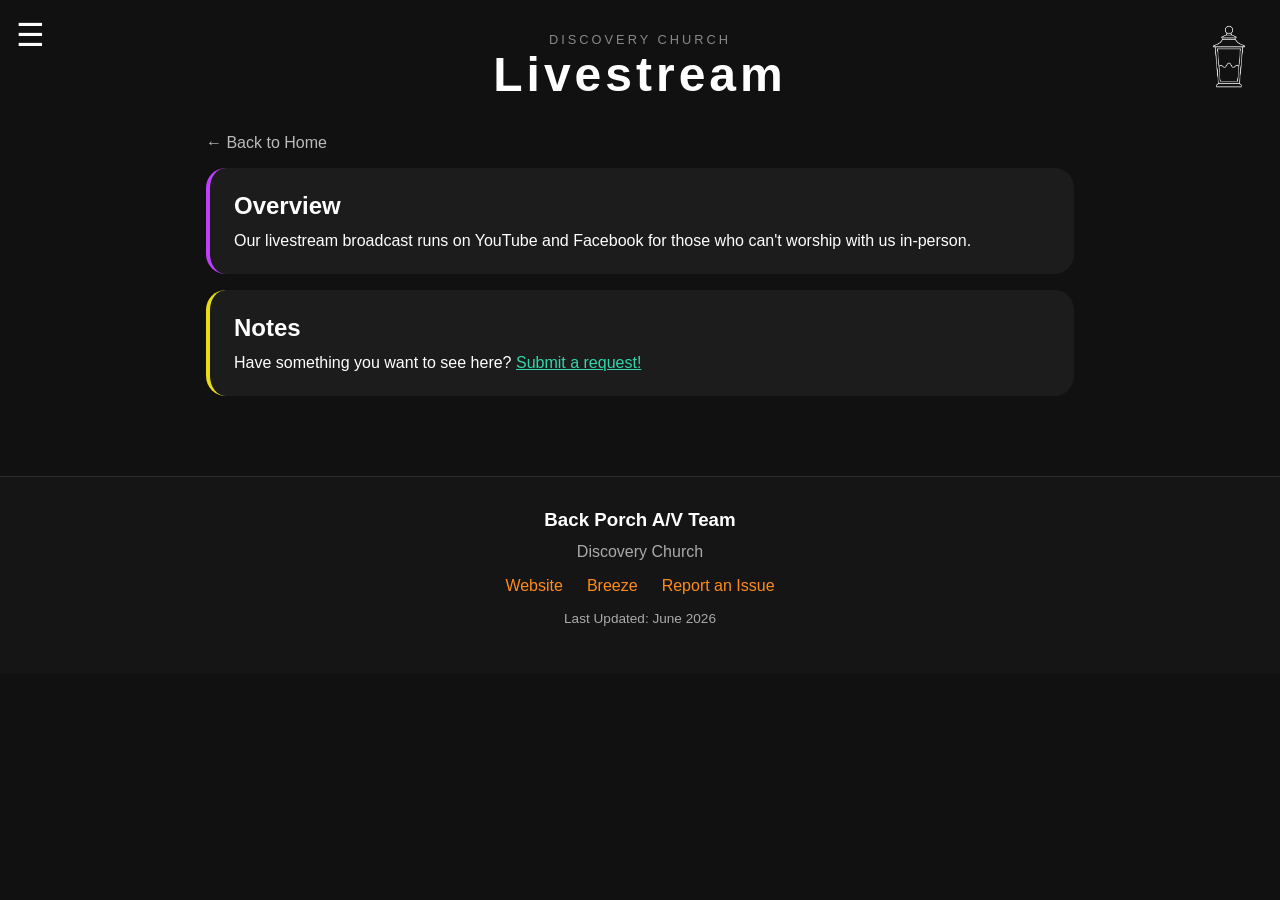
<file: pages/livestream.html>
<!DOCTYPE html>
<html lang="en">
<head>
    <meta charset="UTF-8">
    <meta name="viewport" content="width=device-width, initial-scale=1.0">
    <title>Livestream | Back Porch</title>

    <link rel="stylesheet" href="../style.css">
</head>
<body>

<header>

    <button id="menu-button">&#9776;</button>

    <a href="../index.html">

        <img src="../images/lantern_logo-removebg-preview.png"
            alt="Back Porch Logo"
            class="logo">

    </a>

    <p class="church-name">DISCOVERY CHURCH</p>

    <h1 class="page-title">Livestream</h1>

</header>

<nav id="side-menu">
    <button id="close-menu">&times;</button>

    <h2>Navigation</h2>

    <a href="../index.html">Home</a>
    <a href="checklists.html">Checklists</a>
    <a href="propresenter.html">ProPresenter</a>
    <a href="lightkey.html">LightKey</a>
    <a href="housesound.html">House Sound</a>
    <a href="livestream.html">Livestream</a>
    <a href="breeze.html">Breeze</a>
</nav>

<div id="menu-overlay"></div>

<main class="content-page">

    <a href="../index.html" class="back-link">
        ← Back to Home
    </a>

    <section class="content-card overview">

        <h2>Overview</h2>

        <p>
            Our livestream broadcast runs on YouTube and Facebook for those who can't worship with us in-person.
        </p>

    </section>

    <!-- <details class="accordion links">

        <summary>
            Quick Links
        </summary>

        <div class="accordion-content">

            <div class="resource-grid">

                <a href="#"
                class="resource-link">

                    <h3>Title</h3>
                    <p>Subtitle</p>

                </a>

                <a href="#"
                class="resource-link">

                    <h3>Title</h3>
                    <p>Subtitle</p>

                </a>

            </div>

        </div>

    </details>

    <details class="accordion resources">

        <summary>
            Resources
        </summary>

        <div class="accordion-content">

            <div class="resource-grid">

                <a href="../articles/article_template.html"
                class="resource-link">

                    <h3>Article</h3>
                    <p>html link</p>

                </a>

                <a href="#"
                class="resource-link">

                    <h3>Title</h3>
                    <p>Subtitle</p>

                </a>

            </div>
        
        </div>
    
    </details>

    </section> -->

    <section class="content-card notes">

        <h2>Notes</h2>

        <p>
            Have something you want to see here? <a href="mailto:nehemiah.groder@icloud.com">Submit a request!</a>
        </p>

    </section>

</main>

<footer>

    <div class="footer-content">

        <h3>Back Porch A/V Team</h3>

        <p>
            Discovery Church
            <br>
        </p>

        <div class="footer-links">

            <a href="https://discoveryal.church/#main_menu"
               target="_blank"
               rel="noopener noreferrer">
                Website
            </a>

            <a href="https://discoverychurch777.breezechms.com/r/dashboard"
               target="_blank"
               rel="noopener noreferrer">
                Breeze
            </a>

            <a href="mailto:nehemiah.groder@icloud.com">
                Report an Issue
            </a>

        </div>

        <p class="footer-updated">
            Last Updated: June 2026
        </p>

    </div>

</footer>

<script src="../script.js"></script>

</body>
</html>
</file>
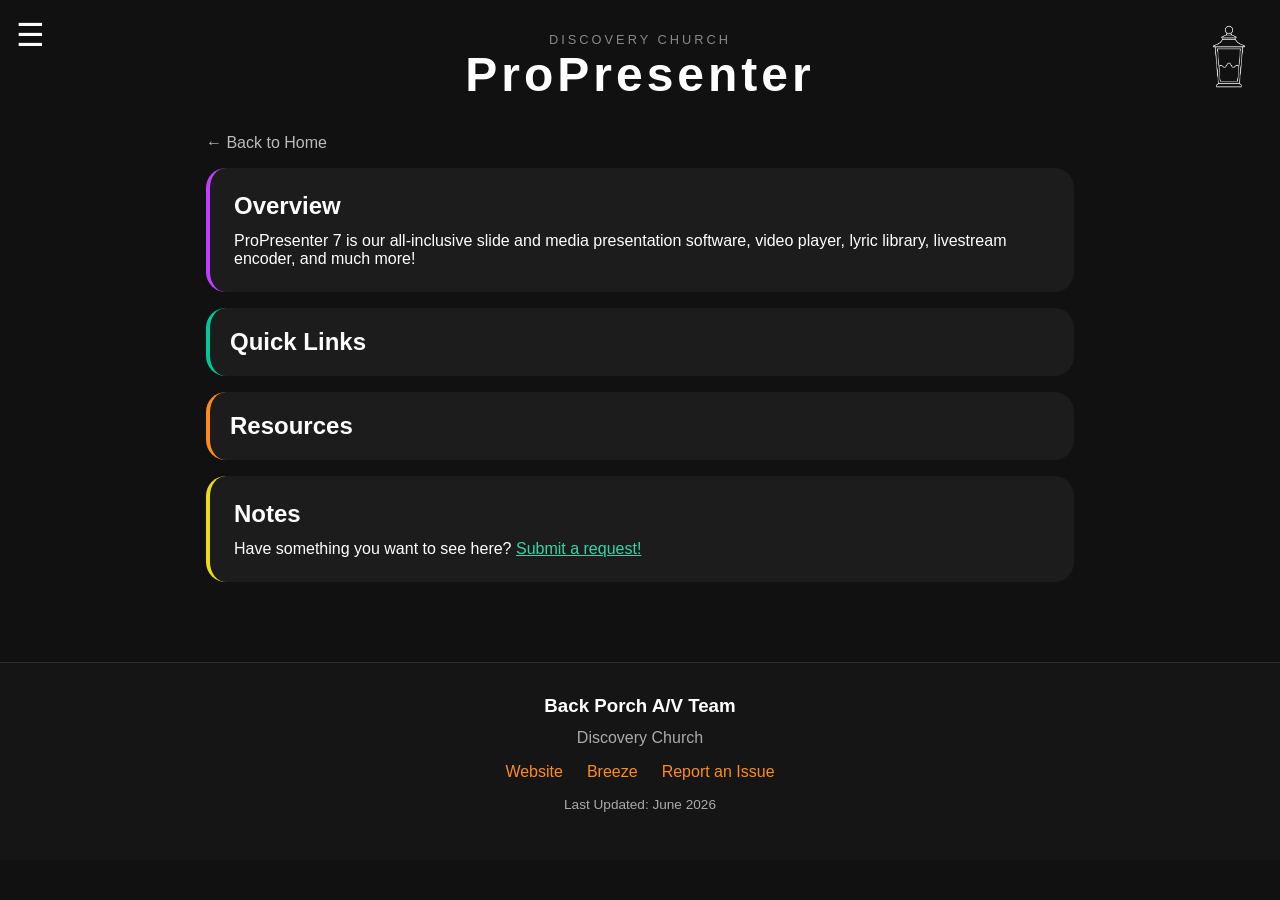
<file: pages/propresenter.html>
<!DOCTYPE html>
<html lang="en">
<head>
    <meta charset="UTF-8">
    <meta name="viewport" content="width=device-width, initial-scale=1.0">
    <title>ProPresenter | Back Porch</title>

    <link rel="stylesheet" href="../style.css">
</head>
<body>

<header>

    <button id="menu-button">&#9776;</button>

    <a href="../index.html">

        <img src="../images/lantern_logo-removebg-preview.png"
            alt="Back Porch Logo"
            class="logo">

    </a>

    <p class="church-name">DISCOVERY CHURCH</p>

    <h1 class="page-title">ProPresenter</h1>

</header>

<nav id="side-menu">
    <button id="close-menu">&times;</button>

    <h2>Navigation</h2>

    <a href="../index.html">Home</a>
    <a href="checklists.html">Checklists</a>
    <a href="propresenter.html">ProPresenter</a>
    <a href="lightkey.html">Lightkey</a>
    <a href="housesound.html">House Sound</a>
    <a href="livestream.html">Livestream</a>
    <a href="breeze.html">Breeze</a>
</nav>

<div id="menu-overlay"></div>

<main class="content-page">

    <a href="../index.html" class="back-link">
        ← Back to Home
    </a>

    <section class="content-card overview">

        <h2>Overview</h2>

        <p>
            ProPresenter 7 is our all-inclusive slide and media presentation software, video player, lyric library, livestream encoder, and much more!
        </p>

    </section>

    <details class="accordion links">

        <summary>
            Quick Links
        </summary>

        <div class="accordion-content">

            <div class="resource-grid">

                <a href="https://support.renewedvision.com/hc/en-us/sections/360002412274-ProPresenter"
                target="_blank"
                rel="noopener noreferrer"
                class="resource-link">

                    <h3>ProPresenter Knowledge Base ↗</h3>
                    <p>Support articles from Renewed Vision</p>

                </a>

                <a href="https://renewedvision.com"
                target="_blank"
                rel="noopener noreferrer"
                class="resource-link">

                    <h3>Renewed Vision ↗</h3>
                    <p>Official website</p>

                </a>

            </div>

        </div>

    </details>

    <details class="accordion resources">

        <summary>
            Resources
        </summary>

        <div class="accordion-content">

            <div class="resource-grid">

                <a href="https://www.youtube.com/@RenewedVisionLLC/playlists"
                target="_blank"
                ref="noopener noreferrer"
                class="resource-link">

                    <h3>Renwed Vision YouTube Channel ↗</h3>
                    <p>ProPresenter Tutorials</p>

                </a>

                <a href="https://renewedvision.com/propresenter/download"
                target="_blank"
                rel="noopener noreferrer"
                class="resource-link">

                    <h3>Download ProPresenter ↗</h3>
                    <p>Free download for personal use</p>

                </a>

            </div>
        
        </div>
    
    </details>

    </section>

    <section class="content-card notes">

        <h2>Notes</h2>

        <p>
            Have something you want to see here? <a href="mailto:nehemiah.groder@icloud.com">Submit a request!</a>
        </p>

    </section>

</main>

<footer>

    <div class="footer-content">

        <h3>Back Porch A/V Team</h3>

        <p>
            Discovery Church
            <br>
        </p>

        <div class="footer-links">

            <a href="https://discoveryal.church/#main_menu"
               target="_blank"
               rel="noopener noreferrer">
                Website
            </a>

            <a href="https://discoverychurch777.breezechms.com/r/dashboard"
               target="_blank"
               rel="noopener noreferrer">
                Breeze
            </a>

            <a href="mailto:nehemiah.groder@icloud.com">
                Report an Issue
            </a>

        </div>

        <p class="footer-updated">
            Last Updated: June 2026
        </p>

    </div>

</footer>

<script src="../script.js"></script>

</body>
</html>
</file>
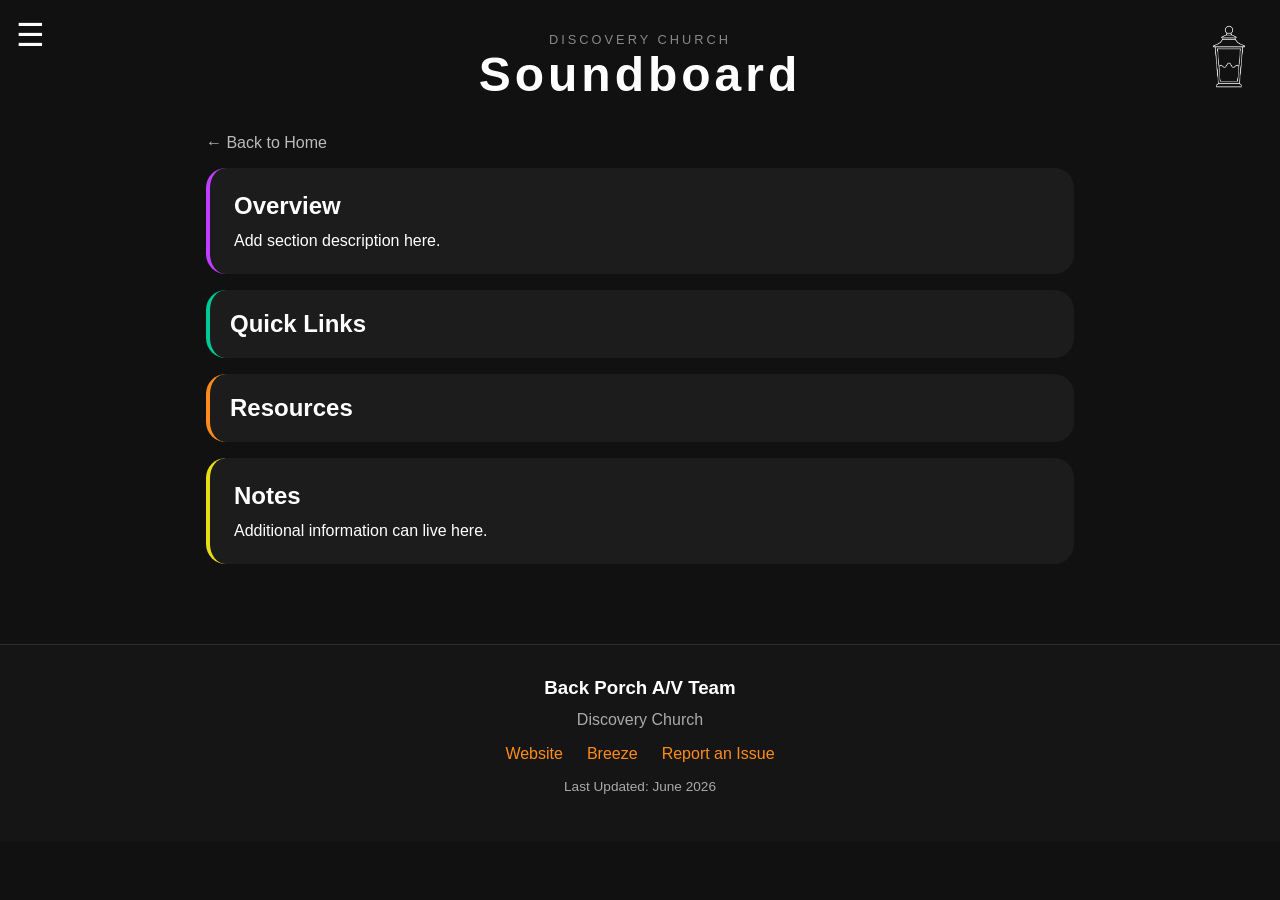
<file: pages/soundboard.html>
<!DOCTYPE html>
<html lang="en">
<head>
    <meta charset="UTF-8">
    <meta name="viewport" content="width=device-width, initial-scale=1.0">
    <title>Soundboard | Back Porch</title>

    <link rel="stylesheet" href="../style.css">
</head>
<body>

<header>

    <button id="menu-button">&#9776;</button>

    <img src="../images/lantern_logo-removebg-preview.png"
         alt="Back Porch Logo"
         class="logo">

    <p class="church-name">DISCOVERY CHURCH</p>

    <h1 class="page-title">Soundboard</h1>

</header>

<nav id="side-menu">
    <button id="close-menu">&times;</button>

    <h2>Navigation</h2>

    <a href="../index.html">Home</a>
    <a href="checklists.html">Checklists</a>
    <a href="propresenter.html">ProPresenter</a>
    <a href="lightkey.html">Lightkey</a>
    <a href="soundboard.html">Soundboard</a>
    <a href="livestream.html">Livestream</a>
    <a href="breeze.html">Breeze</a>
</nav>

<div id="menu-overlay"></div>

<main class="content-page">

    <a href="../index.html" class="back-link">
        ← Back to Home
    </a>

    <section class="content-card overview">

        <h2>Overview</h2>

        <p>
            Add section description here.
        </p>

    </section>

    <details class="accordion links">

        <summary>
            Quick Links
        </summary>

        <div class="accordion-content">

            <div class="resource-grid">

                <a href="#"
                class="resource-link">

                    <h3>Title</h3>
                    <p>Subtitle</p>

                </a>

                <a href="#"
                class="resource-link">

                    <h3>Title</h3>
                    <p>Subtitle</p>

                </a>

            </div>

        </div>

    </details>

    <details class="accordion resources">

        <summary>
            Resources
        </summary>

        <div class="accordion-content">

            <div class="resource-grid">

                <a href="../articles/article_template.html"
                class="resource-link">

                    <h3>Article</h3>
                    <p>html link</p>

                </a>

                <a href="https://adn.harmanpro.com/product_documents/documents/4297_1594831981/SiExpression-UserGuide-2.09-screen_original.pdf"
                target="_blank"
                rel="noopener noreferrer"
                class="resource-link">

                    <h3>User Manual ↗</h3>
                    <p>SI Expression 3</p>

                </a>

            </div>
        
        </div>
    
    </details>

    </section>

    <section class="content-card notes">

        <h2>Notes</h2>

        <p>
            Additional information can live here.
        </p>

    </section>

</main>

<footer>

    <div class="footer-content">

        <h3>Back Porch A/V Team</h3>

        <p>
            Discovery Church
            <br>
        </p>

        <div class="footer-links">

            <a href="https://discoveryal.church/#main_menu"
               target="_blank"
               rel="noopener noreferrer">
                Website
            </a>

            <a href="https://discoverychurch777.breezechms.com/r/dashboard"
               target="_blank"
               rel="noopener noreferrer">
                Breeze
            </a>

            <a href="mailto:nehemiah.groder@icloud.com">
                Report an Issue
            </a>

        </div>

        <p class="footer-updated">
            Last Updated: June 2026
        </p>

    </div>

</footer>

<script src="../script.js"></script>

</body>
</html>
</file>
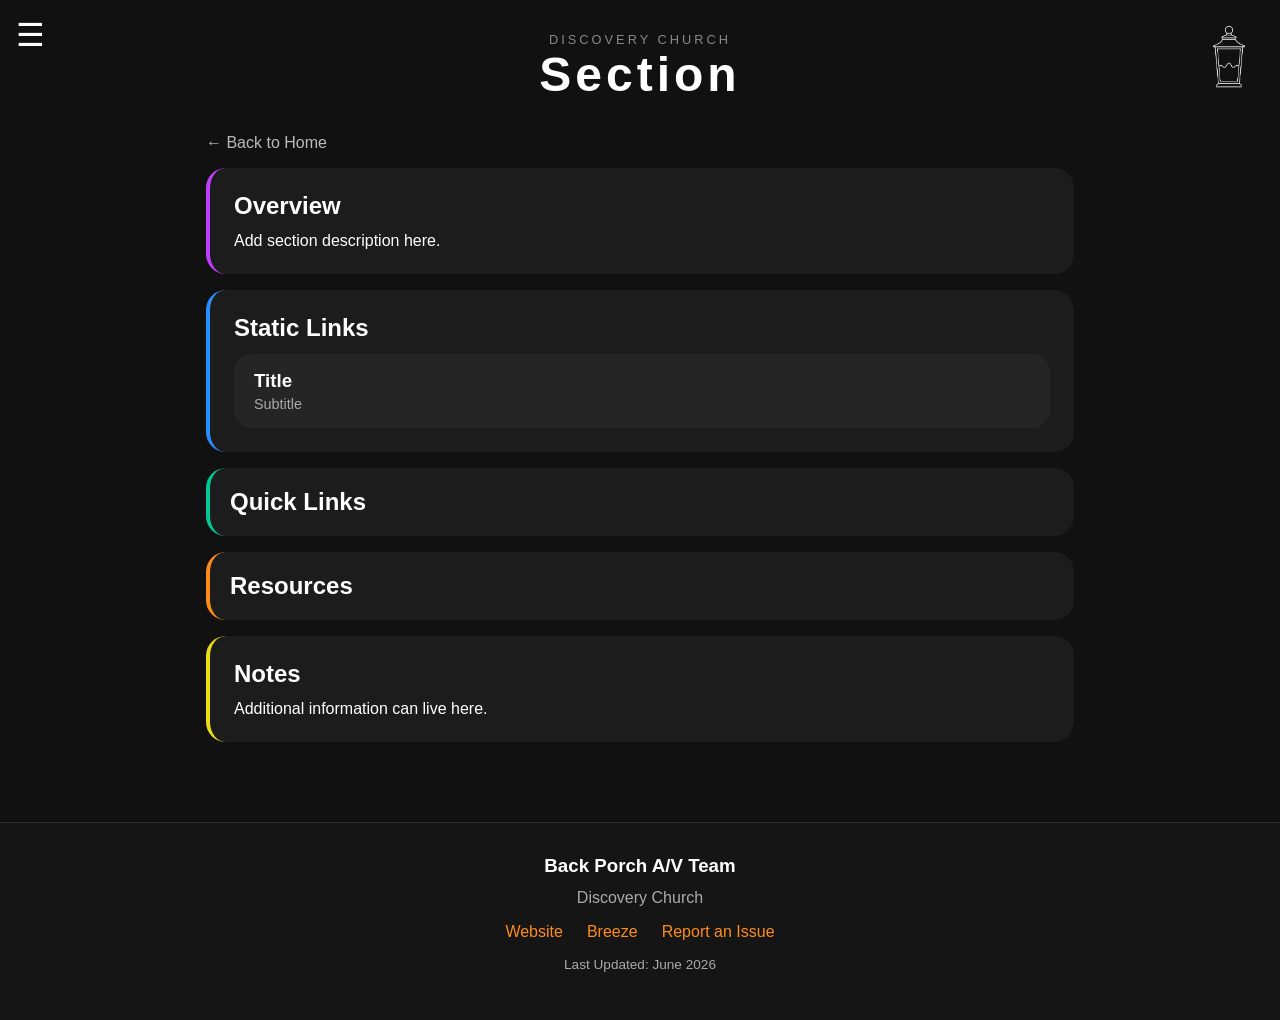
<file: pages/template.html>
<!DOCTYPE html>
<html lang="en">
<head>
    <meta charset="UTF-8">
    <meta name="viewport" content="width=device-width, initial-scale=1.0">
    <title>Section | Back Porch</title>

    <link rel="stylesheet" href="../style.css">
</head>
<body>

<header>

    <button id="menu-button">&#9776;</button>

    <a href="../index.html">

        <img src="../images/lantern_logo-removebg-preview.png"
            alt="Back Porch Logo"
            class="logo">

    </a>

    <p class="church-name">DISCOVERY CHURCH</p>

    <h1 class="page-title">Section</h1>

</header>

<nav id="side-menu">
    <button id="close-menu">&times;</button>

    <h2>Navigation</h2>

    <a href="../index.html">Home</a>
    <a href="checklists.html">Checklists</a>
    <a href="propresenter.html">ProPresenter</a>
    <a href="lightkey.html">Lightkey</a>
    <a href="housesound.html">House Sound</a>
    <a href="livestream.html">Livestream</a>
    <a href="breeze.html">Breeze</a>
</nav>

<div id="menu-overlay"></div>

<main class="content-page">

    <a href="../index.html" class="back-link">
        ← Back to Home
    </a>

    <section class="content-card overview">

        <h2>Overview</h2>

        <p>
            Add section description here.
        </p>

    </section>

    <section class="content-card links">

        <h2>Static Links</h2>

        <div class="resource-grid">

            <a href="#"
            class="resource-link">

                <h3>Title</h3>
                <p>Subtitle</p>

            </a>

        </div>

    </section>

    <details class="accordion links">

        <summary>
            Quick Links
        </summary>

        <div class="accordion-content">

            <div class="resource-grid">

                <a href="#"
                target="_blank"
                rel="noopener noreferrer"
                class="resource-link">

                    <h3>Title</h3>
                    <p>Subtitle</p>

                </a>

                <a href="#"
                class="resource-link">

                    <h3>Title</h3>
                    <p>Subtitle</p>

                </a>

            </div>

        </div>

    </details>

    <details class="accordion resources">

        <summary>
            Resources
        </summary>

        <div class="accordion-content">

            <div class="resource-grid">

                <a href="../articles/article_template.html"
                class="resource-link">

                    <h3>Article</h3>
                    <p>html link</p>

                </a>

                <a href="#"
                class="resource-link">

                    <h3>Title</h3>
                    <p>Subtitle</p>

                </a>

            </div>
        
        </div>
    
    </details>

    </section>

    <section class="content-card notes">

        <h2>Notes</h2>

        <p>
            Additional information can live here.
        </p>

    </section>

</main>

<footer>

    <div class="footer-content">

        <h3>Back Porch A/V Team</h3>

        <p>
            Discovery Church
            <br>
        </p>

        <div class="footer-links">

            <a href="https://discoveryal.church/#main_menu"
               target="_blank"
               rel="noopener noreferrer">
                Website
            </a>

            <a href="https://discoverychurch777.breezechms.com/r/dashboard"
               target="_blank"
               rel="noopener noreferrer">
                Breeze
            </a>

            <a href="mailto:nehemiah.groder@icloud.com">
                Report an Issue
            </a>

        </div>

        <p class="footer-updated">
            Last Updated: June 2026
        </p>

    </div>

</footer>

<script src="../script.js"></script>

</body>
</html>
</file>
<file: style.css>
/* ---------- Global ---------- */

* {
    margin: 0;
    padding: 0;
    box-sizing: border-box;
}

body {
    background: #111;
    color: white;
    font-family: -apple-system, BlinkMacSystemFont, sans-serif;
}

/* ---------- Header ---------- */

header {
    text-align: center;
    padding: 2rem 1rem 1rem;
    position: relative;
}

.church-name {
    color: #888;
    letter-spacing: 3px;
    font-size: .8rem;
}

.logo {
    width: 70px;

    position: absolute;

    right: 1rem;
    top: 1rem
}

h1 {
    font-size: 2.1rem;
    letter-spacing: 4px;
}

/* ---------- Menu ---------- */

#menu-button {
    position: absolute;
    left: 1rem;
    top: 1rem;

    background: none;
    border: none;
    color: white;

    font-size: 2rem;
    cursor: pointer;
}

#side-menu {
    position: fixed;

    top: 0;
    left: -280px;

    width: 280px;
    height: 100vh;

    background: #1c1c1c;

    padding: 2rem;

    z-index: 1000;

    transition: left .3s ease;
}

#side-menu.open {
    left: 0;
}

#side-menu h2 {
    margin-bottom: 2rem;
}

#side-menu a {
    display: block;
    color: white;
    text-decoration: none;
    margin-bottom: 1rem;
}

#close-menu {
    background: none;
    border: none;
    color: white;
    font-size: 2rem;
    margin-bottom: 2rem;
    cursor: pointer;
}

#menu-overlay {
    position: fixed;
    inset: 0;

    background: rgba(0,0,0,.5);

    opacity: 0;
    visibility: hidden;

    transition: .3s;

    z-index: 999;
}

#menu-overlay.show {
    opacity: 1;
    visibility: visible;
}

/* ---------- Quick Links ---------- */

.quick-links-bar {
    display: flex;
    gap: .75rem;

    padding: 0 1rem 1rem;

    overflow-x: auto;
}

.quick-link-btn {
    border: none;

    background: #1e1e1e;

    color: white;

    padding: .85rem 1rem;

    border-radius: 999px;

    white-space: nowrap;

    cursor: pointer;

    transition: .25s ease;
}

.quick-link-btn:hover {
    background: #2a2a2a;
}

.quick-link-btn:active {
    transform: scale(.96);
}
/* ---------- Cards ---------- */

.card-container {
    padding: 1rem;

    display: grid;
    gap: 1rem;
}

.resource-card {
    text-decoration: none;
    color: white;

    border-radius: 24px;

    overflow: hidden;

    min-height: 220px;

    position: relative;

    background: linear-gradient(
        135deg,
        #2c2c2c,
        #171717
    );

    transition:
        transform .25s ease,
        box-shadow .25s ease;
}

@media (hover: hover) {
    .resource-card:hover {
        transform: translateY(-12px);

        box-shadow:
            0 25px 50px rgba(0,0,0,.45);
    }
}

.resource-card:active {
    transform: scale(.93);
}

.card-image {
    position: absolute;
    inset: 0;

    background:
        linear-gradient(
            rgba(0,0,0,.15),
            rgba(0,0,0,.55)
        );
    
    transition: transform .4s ease;
}

@media (hover: hover) {
    .resource-card:hover .card-image {
        transform: scale(1.05);
    }
}

.card-title {
    position: absolute;

    bottom: 1rem;
    left: 0rem;

    font-size: 1.6rem;
    font-weight: bold;
}

.card-banner {
    position: absolute;

    inset: 0;

    width: 100%;
    height: 100%;

    object-fit: cover;

    transition:
        transform .4s ease,
        filter .4s ease;
}

@media (hover:hover) {
    .resource-card:hover .card-banner {
        transform: scale(1.10);

        filter:brightness(1.2);
    }
}

.card-overlay {
    position: absolute;

    inset: 0;

    background:
        linear-gradient(
            rgba(0,0,0,.2),
            rgba(0,0,0,.3)
        );
}

.card-content {
    position: absolute;

    left: 1rem;
    right: 1rem;
    bottom: 1rem;

    z-index: 2;
}

.card-subtitle {
    color: rgba(255,255,255,.8);

    margin-top: .25rem;

    font-size: .9rem;
}

/* ---------- Card Colors ---------- */

.propresenter {
    background:
        linear-gradient(
            135deg,
            #ff8c1a,
            #ff5e00
        );
}

.lightkey {
    background:
        linear-gradient(
            135deg,
            #3f66ff,
            #111d50
        );
}

.soundboard {
    background:
        linear-gradient(
            135deg,
            #666,
            #222
        );
}

.livestream {
    background:
        linear-gradient(
            135deg,
            #8f2cff,
            #32124e
        );
}

.breeze {
    background:
        linear-gradient(
            135deg,
            #00c896,
            #005d48
        );
}

/* ---------- Scroll Animations ---------- */

.fade-in {
    opacity: 0;
    transform: translateY(40px);
}

.fade-in.visible {
    opacity: 1;
    transform: translateY(0);

    transition:
        opacity .8s ease,
        transform .8s ease;
}

/* ---------- Desktop ---------- */

@media (min-width: 900px) {

    .card-container {
        grid-template-columns: repeat(2, 1fr);
    }

    .resource-card {
        min-height: 340px
    }

    h1 {
        font-size: 3rem;
    }

}

/* ---------- Content Pages ---------- */

.content-page {
    max-width: 900px;

    margin: auto;

    padding: 1rem;
}

.back-link {
    display: inline-block;

    margin-bottom: 1rem;

    color: #bbb;

    text-decoration: none;
}

.content-card {
    border-left: 4px solid #2c2c2c;

    background: #1c1c1c;

    padding: 1.5rem;

    border-radius: 20px;

    margin-bottom: 1rem;
}

.content-card h2 {
    margin-bottom: .75rem;
}

.content-card.overview {
    border-left-color: #c13dff;
}

.content-card.notes {
    border-left-color: #e8dd17;
}

.content-card.notes a {
    color: #33d6aa;
}

.content-card.links {
    border-left-color: #2a8dff;
}

/* ---------- Article Pages ---------- */

.article-card {
    background: #1c1c1c;

    border-radius: 20px;

    padding: 2rem;

    line-height: 1.8;
}

.article-card a {
    color: #00c896;

    text-decoration: none;
}

.article-card h2 {
    margin-top: 2rem;
    margin-bottom: .75rem;
}

.article-card p {
    margin-bottom: 1rem;
}

.article-card ul,
.article-card ol {
    margin-left: 1.5rem;
    margin-bottom: 1rem;
}

.article-card li {
    margin-bottom: .5rem;
}

.article-meta {
    color: #888;

    font-size: .85rem;

    margin-bottom: 1rem;
}

.article-intro {
    color: #ccc;

    font-size: 1.05rem;
}

.article-card hr {
    border: none;

    height: 1px;

    background: #333;

    margin: 2rem 0;
}

.article-card blockquote {
    border-left: 4px solid #00c896;

    padding-left: 1rem;

    margin: 1rem 0;

    color: #ccc;
}

/* ---------- Resource Cards ---------- */

.resource-grid {
    display: grid;
    gap: 1rem;
}

.resource-link {
    display: block;

    background: #252525;

    color: white;

    text-decoration: none;

    padding: 1rem 1.25rem;

    border-radius: 18px;

    transition:
        transform .25s ease,
        background .25s ease,
        box-shadow .25s ease;
}

.resource-link:hover {
    background: #2e2e2e;

    transform: translateY(-3px);

    box-shadow:
        0 10px 25px rgba(0,0,0,.25);
}

.resource-link:active {
    transform: scale(.98);
}

.resource-link h3 {
    margin-bottom: .25rem;
}

.resource-link p {
    color: #aaa;
    font-size: .9rem;
}

/* ---------- Accordian ---------- */

.accordion {
    border-left: 4px solid #2c2c2c;

    background: #1c1c1c;

    border-radius: 20px;

    margin-bottom: 1rem;

    overflow: hidden;
}

.accordion.links {
    border-left-color: #00c896;
}

.accordion.resources {
    border-left-color: #ff8c1a;
}

.acordian:hover {
    box-shadow:
        0 10px 25px rgba(0,0,0,.2);
}

.accordion summary {
    list-style: none;

    cursor: pointer;

    padding: 1.25rem;

    font-weight: 600;

    font-size: 1.5rem;

    display: flex;

    justify-content: space-between;

    align-items: center;
}

.accordion-content {
    padding:
        0 1.25rem 1.25rem;
}

/* ---------- Footer ---------- */

footer {
    margin-top: 3rem;

    border-top: 1px solid #2c2c2c;

    padding: 2rem 1rem;

    background: #151515;
}

.footer-content {
    max-width: 900px;

    margin: auto;

    text-align: center;
}

.footer-content h3 {
    margin-bottom: .75rem;
}

.footer-content p {
    color: #aaa;

    margin-bottom: 1rem;
}

.footer-links {
    display: flex;

    justify-content: center;

    gap: 1.5rem;

    flex-wrap: wrap;

    margin-bottom: 1rem;
}

.footer-links a {
    color: #ff8c1a;

    text-decoration: none;

    transition: opacity .25s ease;
}

.footer-links a:hover {
    opacity: .7;
}

.footer-updated {
    font-size: .85rem;
    color: #777;
}
</file>
